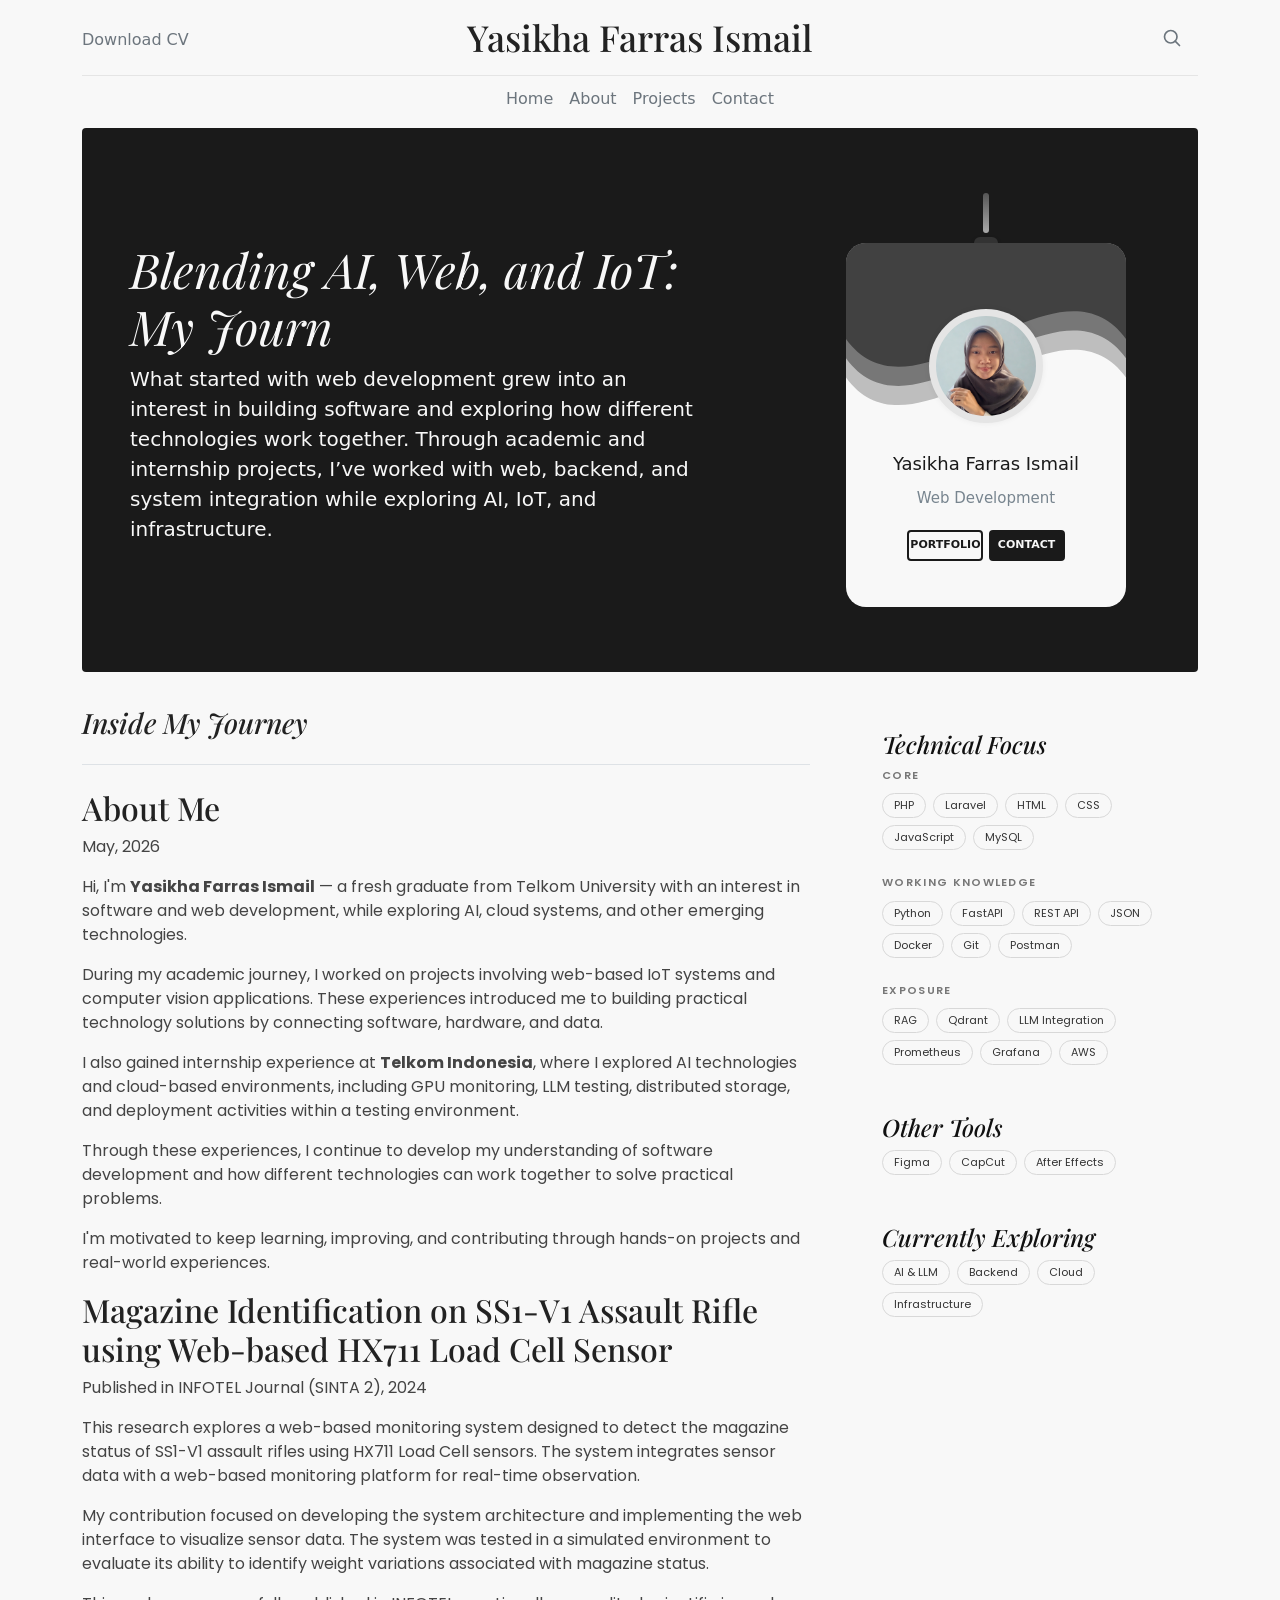
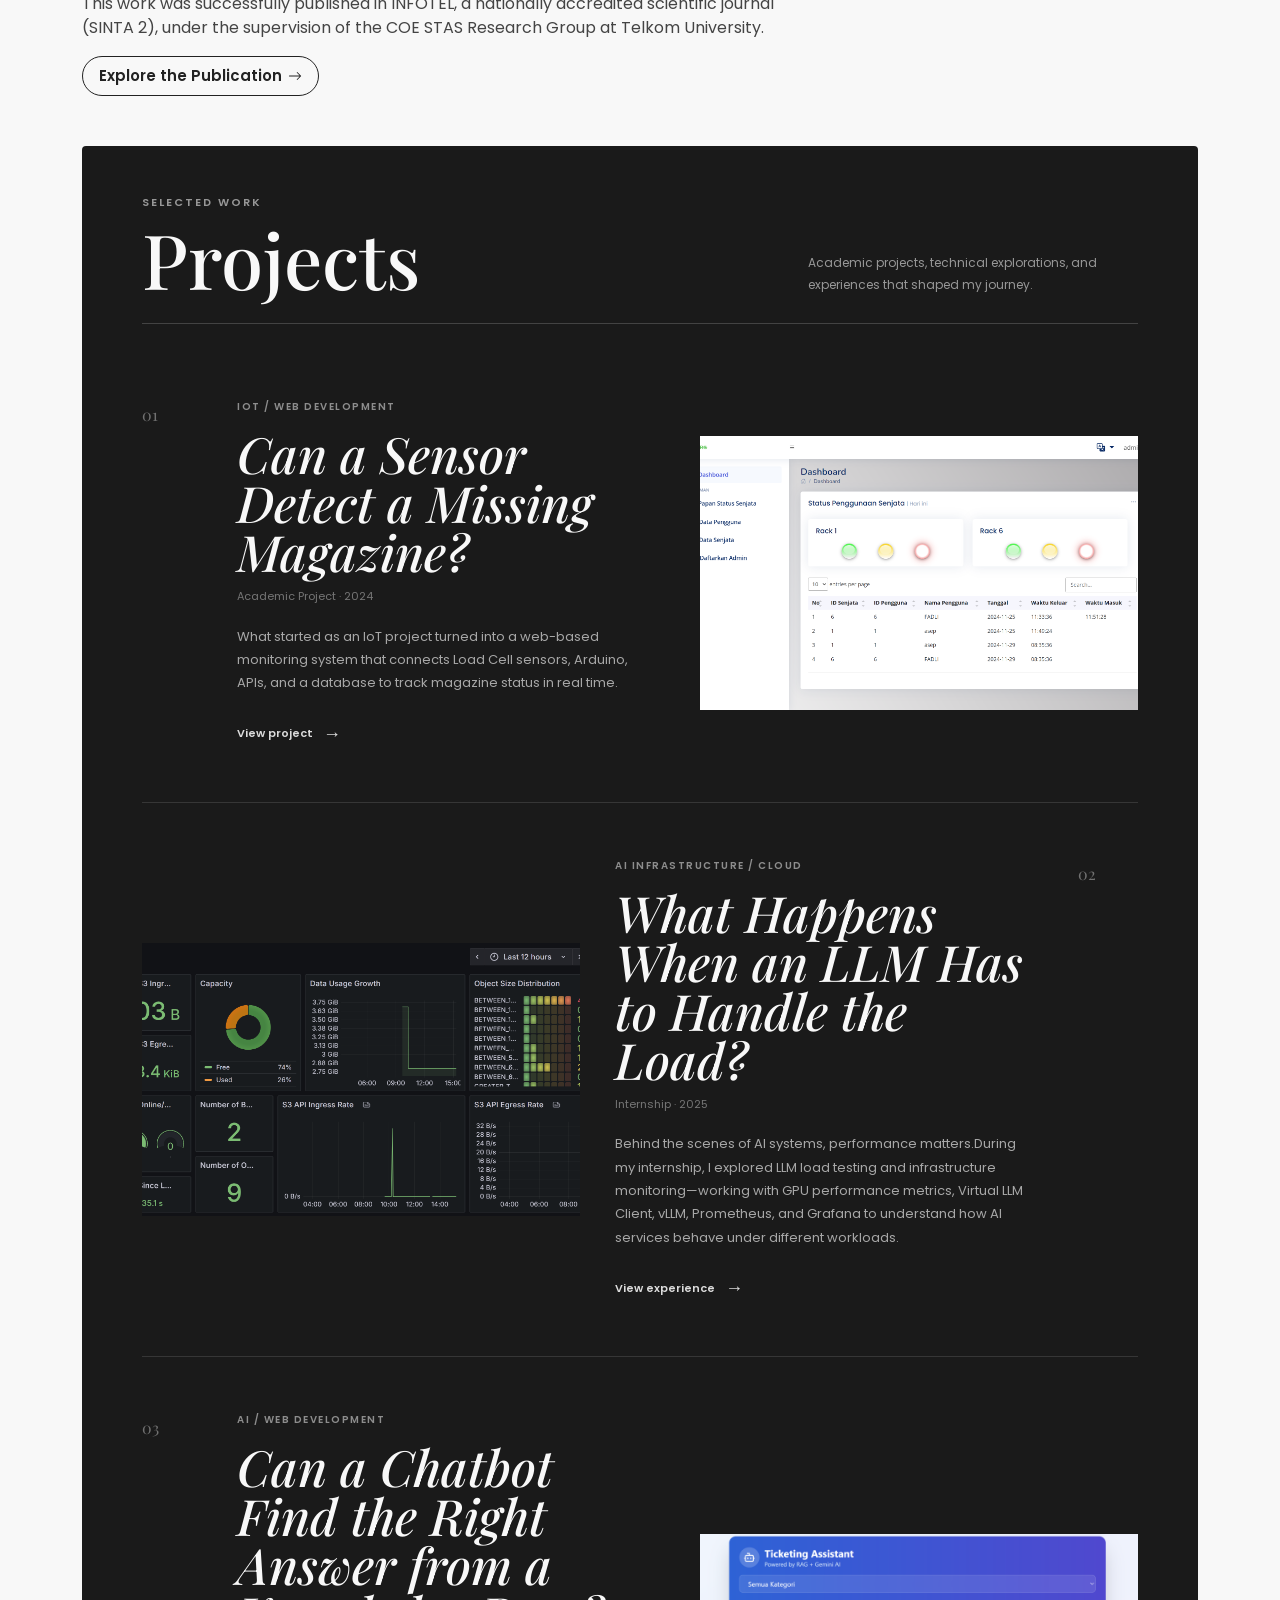
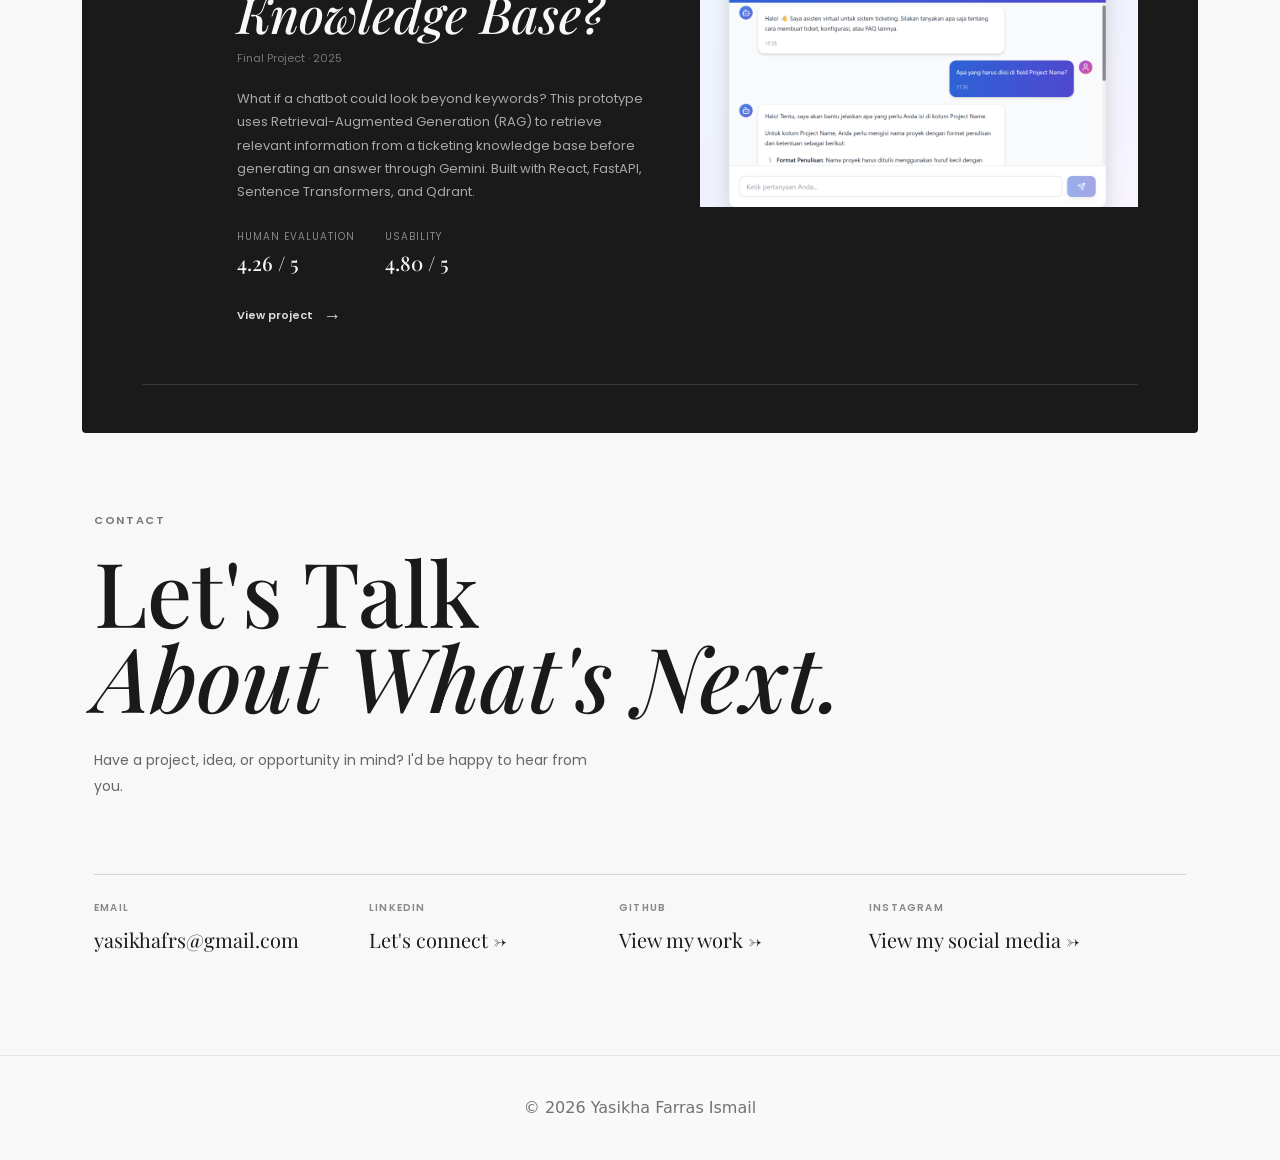
<file: index.html>
<!doctype html>
<html lang="en">
  <head>
    <meta charset="utf-8" />
    <meta name="viewport" content="width=device-width, initial-scale=1" />
    <meta
      name="description"
      content="Portfolio of Yasikha Farras Ismail — exploring software development, web technologies, AI, IoT, and infrastructure."
    />
    <meta name="author" content="Yasikha Farras Ismail" />
    <title>Portfolio Yasikha</title>

    <!-- Bootstrap core CSS -->
    <link href="assets/dist/css/bootstrap.min.css" rel="stylesheet" />

    <!-- Custom styles for this template -->
    <link
      href="https://fonts.googleapis.com/css?family=Playfair&#43;Display:700,900&amp;display=swap"
      rel="stylesheet"
    />

    <link
      href="https://fonts.googleapis.com/css2?family=Poppins:wght@400;600&display=swap"
      rel="stylesheet"
    />

    <link
      rel="stylesheet"
      href="https://cdnjs.cloudflare.com/ajax/libs/font-awesome/6.5.0/css/all.min.css"
    />

    <!-- Custom styles for this template -->
    <link href="assets/css/style.css" rel="stylesheet" />
  </head>

  <body>
    <div class="container">
      <header class="blog-header py-3" id="home">
        <div class="row flex-nowrap justify-content-between align-items-center">
          <div class="col-4 pt-1">
            <a
              class="link-secondary text-decoration-none"
              href="assets/cv/CV ATS yasikha - General Software.pdf"
              target="_blank"
              >Download CV</a
            >
          </div>
          <div class="col-4 text-center">
            <h1 class="blog-header-logo txt-dark m-0">Yasikha Farras Ismail</h1>
          </div>
          <div class="col-4 d-flex justify-content-end align-items-center">
            <a class="link-secondary" href="#" aria-label="Search">
              <svg
                xmlns="http://www.w3.org/2000/svg"
                width="20"
                height="20"
                fill="none"
                stroke="currentColor"
                stroke-linecap="round"
                stroke-linejoin="round"
                stroke-width="2"
                class="mx-3"
                role="img"
                viewBox="0 0 24 24"
              >
                <title>Search</title>
                <circle cx="10.5" cy="10.5" r="7.5" />
                <path d="M21 21l-5.2-5.2" />
              </svg>
            </a>
          </div>
        </div>
      </header>

      <div class="nav-scroller py-1 mb-2">
        <nav class="nav d-flex justify-content-center">
          <a class="p-2 link-secondary text-decoration-none" href="#home"
            >Home</a
          >
          <a class="p-2 link-secondary text-decoration-none" href="#about"
            >About</a
          >
          <a class="p-2 link-secondary text-decoration-none" href="#projects"
            >Projects</a
          >
          <a class="p-2 link-secondary text-decoration-none" href="#contact"
            >Contact</a
          >
        </nav>
      </div>
    </div>

    <main class="container reveal">
      <!-- Home -->
      <section class="p-4 p-md-5 mb-4 txt-light rounded bg-home hero-home">
        <div class="row align-items-center">
          <div class="col-md-7">
            <h1 class="display-4 fst-italic">
              Blending AI, Web, and IoT: My Journey into Real-World Tech
              Projects
            </h1>
            <p class="lead reveal">
              What started with web development grew into an interest in
              building software and exploring how different technologies work
              together. Through academic and internship projects, I’ve worked
              with web, backend, and system integration while exploring AI, IoT,
              and infrastructure.
            </p>
          </div>

          <div class="col-md-5 d-flex justify-content-end lanyard-column">
            <div class="lanyard-wrapper">
              <div class="lanyard-strap"></div>
              <div class="lanyard-clip"></div>

              <div class="uiverse-card">
                <div class="card__img">
                  <svg
                    xmlns="http://www.w3.org/2000/svg"
                    viewBox="0 0 600 200"
                    preserveAspectRatio="none"
                    width="100%"
                    height="100%"
                  >
                    <path
                      d="M0,100 C150,200 450,0 600,100 L600,0 L0,0 Z"
                      fill="#1a1a1a"
                    />
                    <path
                      d="M0,120 C150,220 450,20 600,120 L600,0 L0,0 Z"
                      fill="#333333"
                      opacity="0.6"
                    />
                    <path
                      d="M0,140 C150,240 450,40 600,140 L600,0 L0,0 Z"
                      fill="#666666"
                      opacity="0.4"
                    />
                  </svg>
                </div>

                <div class="card__avatar">
                  <div class="avatar-bg"></div>
                  <img
                    src="assets/img/avatar.jpg"
                    alt="Avatar"
                    class="avatar-img"
                  />
                </div>

                <div class="card__title">Yasikha Farras Ismail</div>
                <div class="card__subtitle">Web Development</div>

                <div class="card__wrapper">
                  <button class="card__btn">Portfolio</button>
                  <a href="#contact" class="card__btn card__btn-solid">Contact</a>
                </div>
              </div>
            </div>
          </div>
        </div>
      </section>

      <!-- About -->
      <section id="about" class="about-section row g-5 reveal">
        <div class="col-md-8">
          <h3 class="pb-4 mb-4 fst-italic border-bottom txt-dark">
            Inside My Journey
          </h3>

          <!-- About Me -->
          <article class="blog-post long-txt">
            <h2 class="blog-post-title txt-dark">About Me</h2>
            <p class="blog-post-meta">May, 2026</p>

            <blockquote>
              <p>
                Hi, I'm
                <strong>Yasikha Farras Ismail</strong> — a fresh graduate from
                Telkom University with an interest in software and web
                development, while exploring AI, cloud systems, and other
                emerging technologies.
              </p>
            </blockquote>

            <p>
              During my academic journey, I worked on projects involving
              web-based IoT systems and computer vision applications. These
              experiences introduced me to building practical technology
              solutions by connecting software, hardware, and data.
            </p>

            <p>
              I also gained internship experience at
              <strong>Telkom Indonesia</strong>, where I explored AI
              technologies and cloud-based environments, including GPU
              monitoring, LLM testing, distributed storage, and deployment
              activities within a testing environment.
            </p>

            <p>
              Through these experiences, I continue to develop my understanding
              of software development and how different technologies can work
              together to solve practical problems.
            </p>

            <p>
              I'm motivated to keep learning, improving, and contributing
              through hands-on projects and real-world experiences.
            </p>
          </article>

          <!-- Publication -->
          <article class="blog-post long-txt">
            <h2 class="blog-post-title txt-dark">
              Magazine Identification on SS1-V1 Assault Rifle using Web-based
              HX711 Load Cell Sensor
            </h2>

            <p class="blog-post-meta">
              Published in INFOTEL Journal (SINTA 2), 2024
            </p>

            <p>
              This research explores a web-based monitoring system designed to
              detect the magazine status of SS1-V1 assault rifles using HX711
              Load Cell sensors. The system integrates sensor data with a
              web-based monitoring platform for real-time observation.
            </p>

            <p>
              My contribution focused on developing the system architecture and
              implementing the web interface to visualize sensor data. The
              system was tested in a simulated environment to evaluate its
              ability to identify weight variations associated with magazine
              status.
            </p>

            <p>
              This work was successfully published in INFOTEL, a nationally
              accredited scientific journal (SINTA 2), under the supervision of
              the COE STAS Research Group at Telkom University.
            </p>

            <a
              href="https://ejournal.ittelkom-pwt.ac.id/index.php/infotel/article/view/1173"
              target="_blank"
              rel="noopener noreferrer"
              class="uiverse-btn-link"
            >
              Explore the Publication

              <svg
                class="arrow"
                xmlns="http://www.w3.org/2000/svg"
                width="14"
                height="14"
                fill="currentColor"
                viewBox="0 0 16 16"
              >
                <path
                  fill-rule="evenodd"
                  d="M1 8a.5.5 0 0 1 .5-.5h11.793l-3.147-3.146a.5.5 0 1 1 .708-.708l4 4a.5.5 0 0 1 0 .708l-4 4a.5.5 0 1 1-.708-.708L13.293 8.5H1.5A.5.5 0 0 1 1 8z"
                />
              </svg>
            </a>
          </article>
        </div>

        <!-- Sidebar -->
        <div class="col-md-4">
          <div class="position-sticky about-sidebar">
            <!-- Technical Focus -->
            <div class="p-4">
              <h4 class="fst-italic">Technical Focus</h4>

              <div class="skill-group mb-4">
                <small class="skill-label">Core</small>

                <div class="skill-tags">
                  <span>PHP</span>
                  <span>Laravel</span>
                  <span>HTML</span>
                  <span>CSS</span>
                  <span>JavaScript</span>
                  <span>MySQL</span>
                </div>
              </div>

              <div class="skill-group mb-4">
                <small class="skill-label">Working Knowledge</small>

                <div class="skill-tags">
                  <span>Python</span>
                  <span>FastAPI</span>
                  <span>REST API</span>
                  <span>JSON</span>
                  <span>Docker</span>
                  <span>Git</span>
                  <span>Postman</span>
                </div>
              </div>

              <div class="skill-group">
                <small class="skill-label">Exposure</small>

                <div class="skill-tags">
                  <span>RAG</span>
                  <span>Qdrant</span>
                  <span>LLM Integration</span>
                  <span>Prometheus</span>
                  <span>Grafana</span>
                  <span>AWS</span>
                </div>
              </div>
            </div>

            <!-- Other Tools -->
            <div class="p-4">
              <h4 class="fst-italic">Other Tools</h4>

              <div class="skill-tags">
                <span>Figma</span>
                <span>CapCut</span>
                <span>After Effects</span>
              </div>
            </div>

            <div class="p-4">
              <h4 class="fst-italic">Currently Exploring</h4>

              <div class="skill-tags">
                <span>AI & LLM</span>
                <span>Backend</span>
                <span>Cloud</span>
                <span>Infrastructure</span>
              </div>
            </div>
          </div>
        </div>
      </section>

      <!-- Projects -->
      <section
        class="projects-editorial p-4 p-md-5 mb-4 rounded bg-home reveal"
        id="projects"
      >
        <div class="container">
          <!-- Section Header -->
          <div class="projects-header">
            <div>
              <span class="projects-label">SELECTED WORK</span>
              <h2>Projects</h2>
            </div>

            <p>
              Academic projects, technical explorations, and experiences that
              shaped my journey.
            </p>
          </div>

          <!-- Project 01 -->
          <a href="./Automation Weapon Rack/index.html" class="project-editorial-item">
            <div class="project-number">01</div>

            <div class="project-info">
              <span class="project-category"> IOT / WEB DEVELOPMENT </span>

              <h3 class="fst-italic">
                Can a Sensor Detect a Missing Magazine?
              </h3>

              <span class="project-meta"> Academic Project · 2024 </span>

              <p>
                What started as an IoT project turned into a web-based
                monitoring system that connects Load Cell sensors, Arduino,
                APIs, and a database to track magazine status in real time.
              </p>

              <span class="project-action"> View project <span>→</span> </span>
            </div>

            <div class="project-visual">
              <img
                src="assets/img/card1.png"
                alt="Automation Weapon Rack project"
              />
            </div>
          </a>

          <!-- Project 02 -->
          <a href="./ai-infrastructure/index.html" class="project-editorial-item reverse">
            <div class="project-number">02</div>

            <div class="project-info">
              <span class="project-category"> AI INFRASTRUCTURE / CLOUD</span>

              <h3 class="fst-italic">
                What Happens When an LLM Has to Handle the Load?
              </h3>

              <span class="project-meta"> Internship · 2025 </span>

              <p>
                Behind the scenes of AI systems, performance matters.During my
                internship, I explored LLM load testing and infrastructure
                monitoring—working with GPU performance metrics, Virtual LLM
                Client, vLLM, Prometheus, and Grafana to understand how AI
                services behave under different workloads.
              </p>

              <span class="project-action">
                View experience <span>→</span>
              </span>
            </div>

            <div class="project-visual">
              <img
                src="assets/img/card2.png"
                alt="AI Infrastructure project"
              />
            </div>
          </a>

          <!-- Project 03 -->
          <a href="./rag-chatbot/index.html" class="project-editorial-item">
            <div class="project-number">03</div>

            <div class="project-info">
              <span class="project-category"> AI / WEB DEVELOPMENT </span>

              <h3 class="fst-italic">
                Can a Chatbot Find the Right Answer from a Knowledge Base?
              </h3>

              <span class="project-meta"> Final Project · 2025 </span>

              <p>
                What if a chatbot could look beyond keywords? This prototype
                uses Retrieval-Augmented Generation (RAG) to retrieve relevant
                information from a ticketing knowledge base before generating an
                answer through Gemini. Built with React, FastAPI, Sentence
                Transformers, and Qdrant.
              </p>

              <div class="project-result">
                <div>
                  <small>Human Evaluation</small>
                  <strong>4.26 / 5</strong>
                </div>

                <div>
                  <small>Usability</small>
                  <strong>4.80 / 5</strong>
                </div>
              </div>

              <span class="project-action"> View project <span>→</span> </span>
            </div>

            <div class="project-visual">
              <img src="assets/img/card3.png" alt="RAG Chatbot project" />
            </div>
          </a>
        </div>
      </section>

      <!-- Contact -->
      <section id="contact" class="contact-section reveal">
        <div class="container">
          <div class="contact-header">
            <span class="contact-label">CONTACT</span>

            <h2>
              Let's Talk<br />
              <span>About What's Next.</span>
            </h2>

            <p>
              Have a project, idea, or opportunity in mind? I'd be happy to hear
              from you.
            </p>
          </div>

          <div class="contact-content">
            <div class="contact-item">
              <small>Email</small>
              <a href="https://mail.google.com/mail/?view=cm&fs=1&to=yasikhafrs@gmail.com"
              target="_blank"
              rel="noopener noreferrer"> 
              yasikhafrs@gmail.com 
            </a>
            </div>

            <div class="contact-item">
              <small>LinkedIn</small>
              <a
                href="https://www.linkedin.com/in/yasikha-farras-ismail/"
                target="_blank"
                rel="noopener noreferrer"
              >
                Let's connect →
              </a>
            </div>

            <div class="contact-item">
              <small>GitHub</small>
              <a
                href="https://github.com/ysafarrasi"
                target="_blank"
                rel="noopener noreferrer"
              >
                View my work →
              </a>
            </div>

            <div class="contact-item">
              <small>Instagram</small>
              <a
                href="https://instagram.com/yasikharrahsy"
                target="_blank"
                rel="noopener noreferrer"
              >
                View my social media →
              </a>
            </div>

           
        </div>
      </section>
    </main>

    <footer class="blog-footer">
      <p>© 2026 Yasikha Farras Ismail</p>
    </footer>

    <button class="uiverse-btn" id="toTopBtn">
      <svg class="svgIcon" viewBox="0 0 384 512">
        <path
          d="M214.6 41.4c-12.5-12.5-32.8-12.5-45.3 0l-160 160c-12.5 12.5-12.5 32.8 0 45.3s32.8 12.5 45.3 0L160 141.2V448c0 17.7 14.3 32 32 32s32-14.3 32-32V141.2L329.4 246.6c12.5 12.5 32.8 12.5 45.3 0s12.5-32.8 0-45.3l-160-160z"
        ></path>
      </svg>
    </button>

    <script src="main.js"></script>
  </body>
</html>
</file>
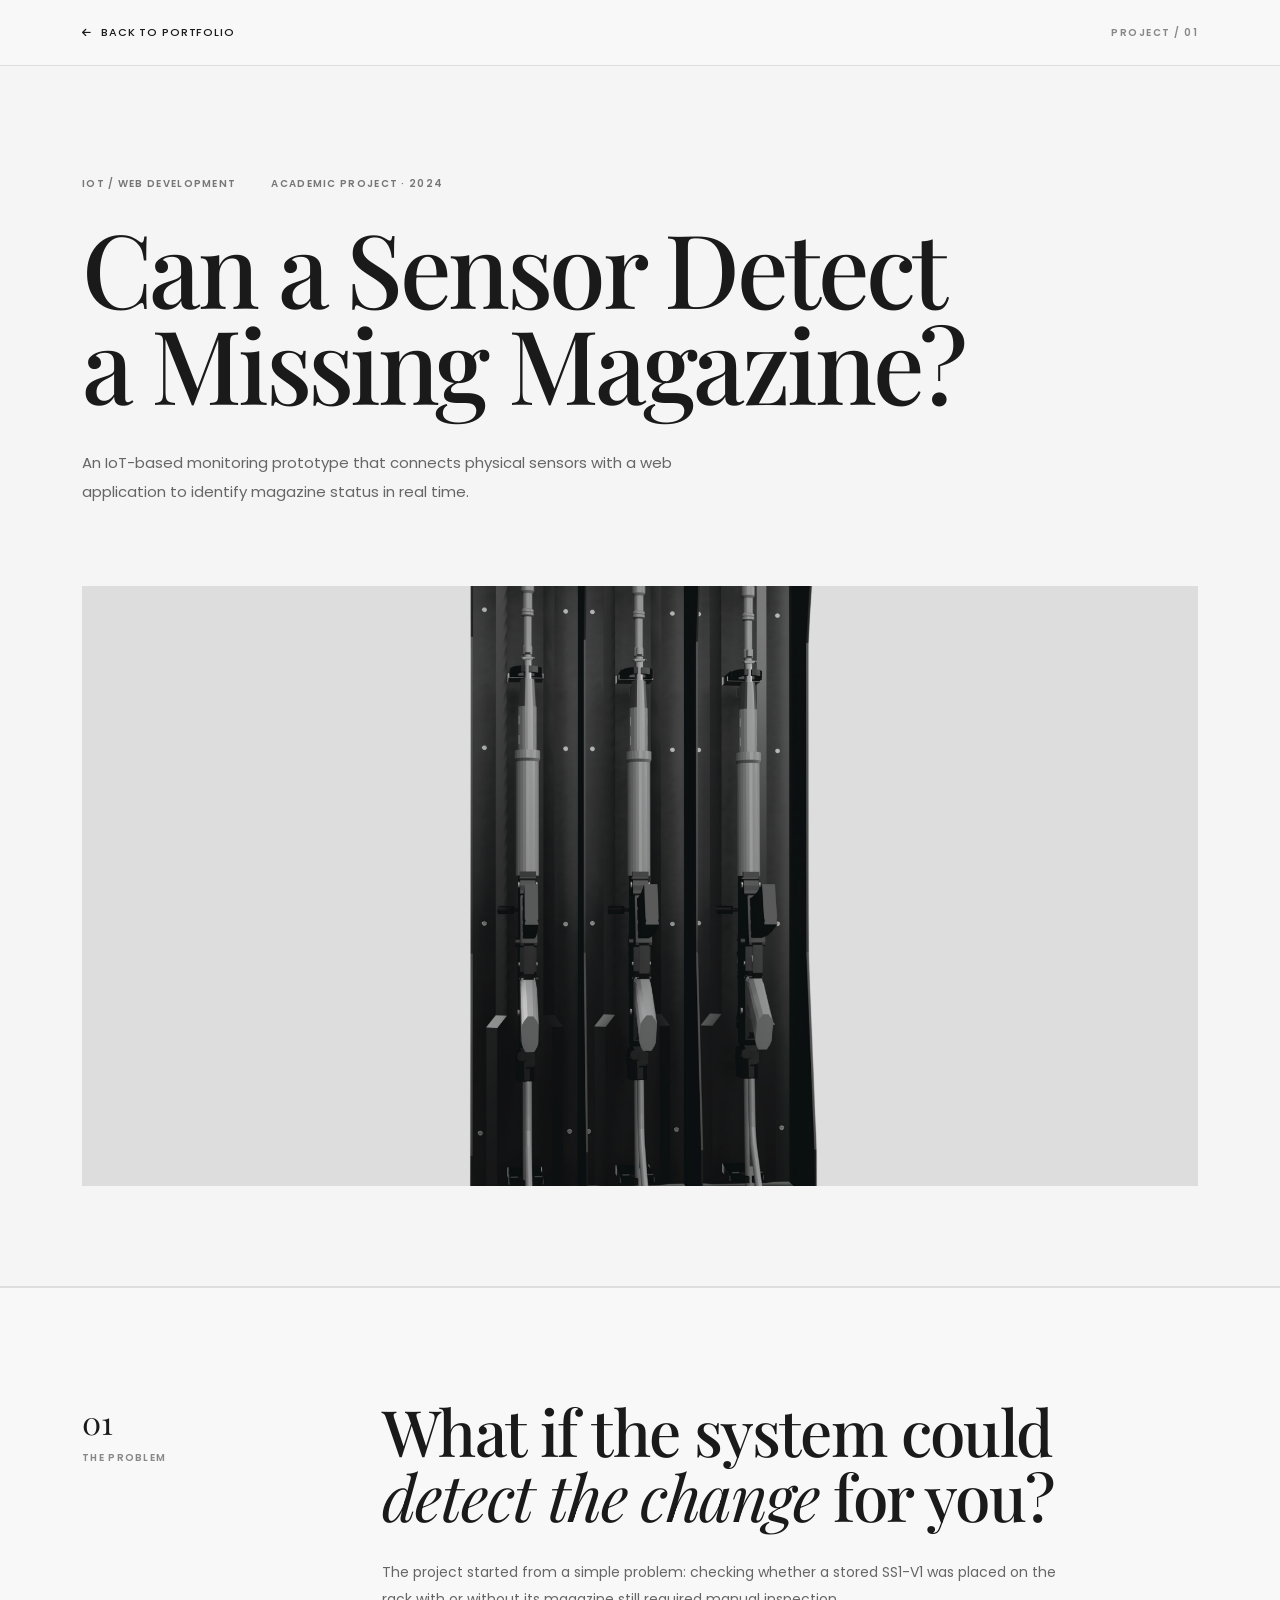
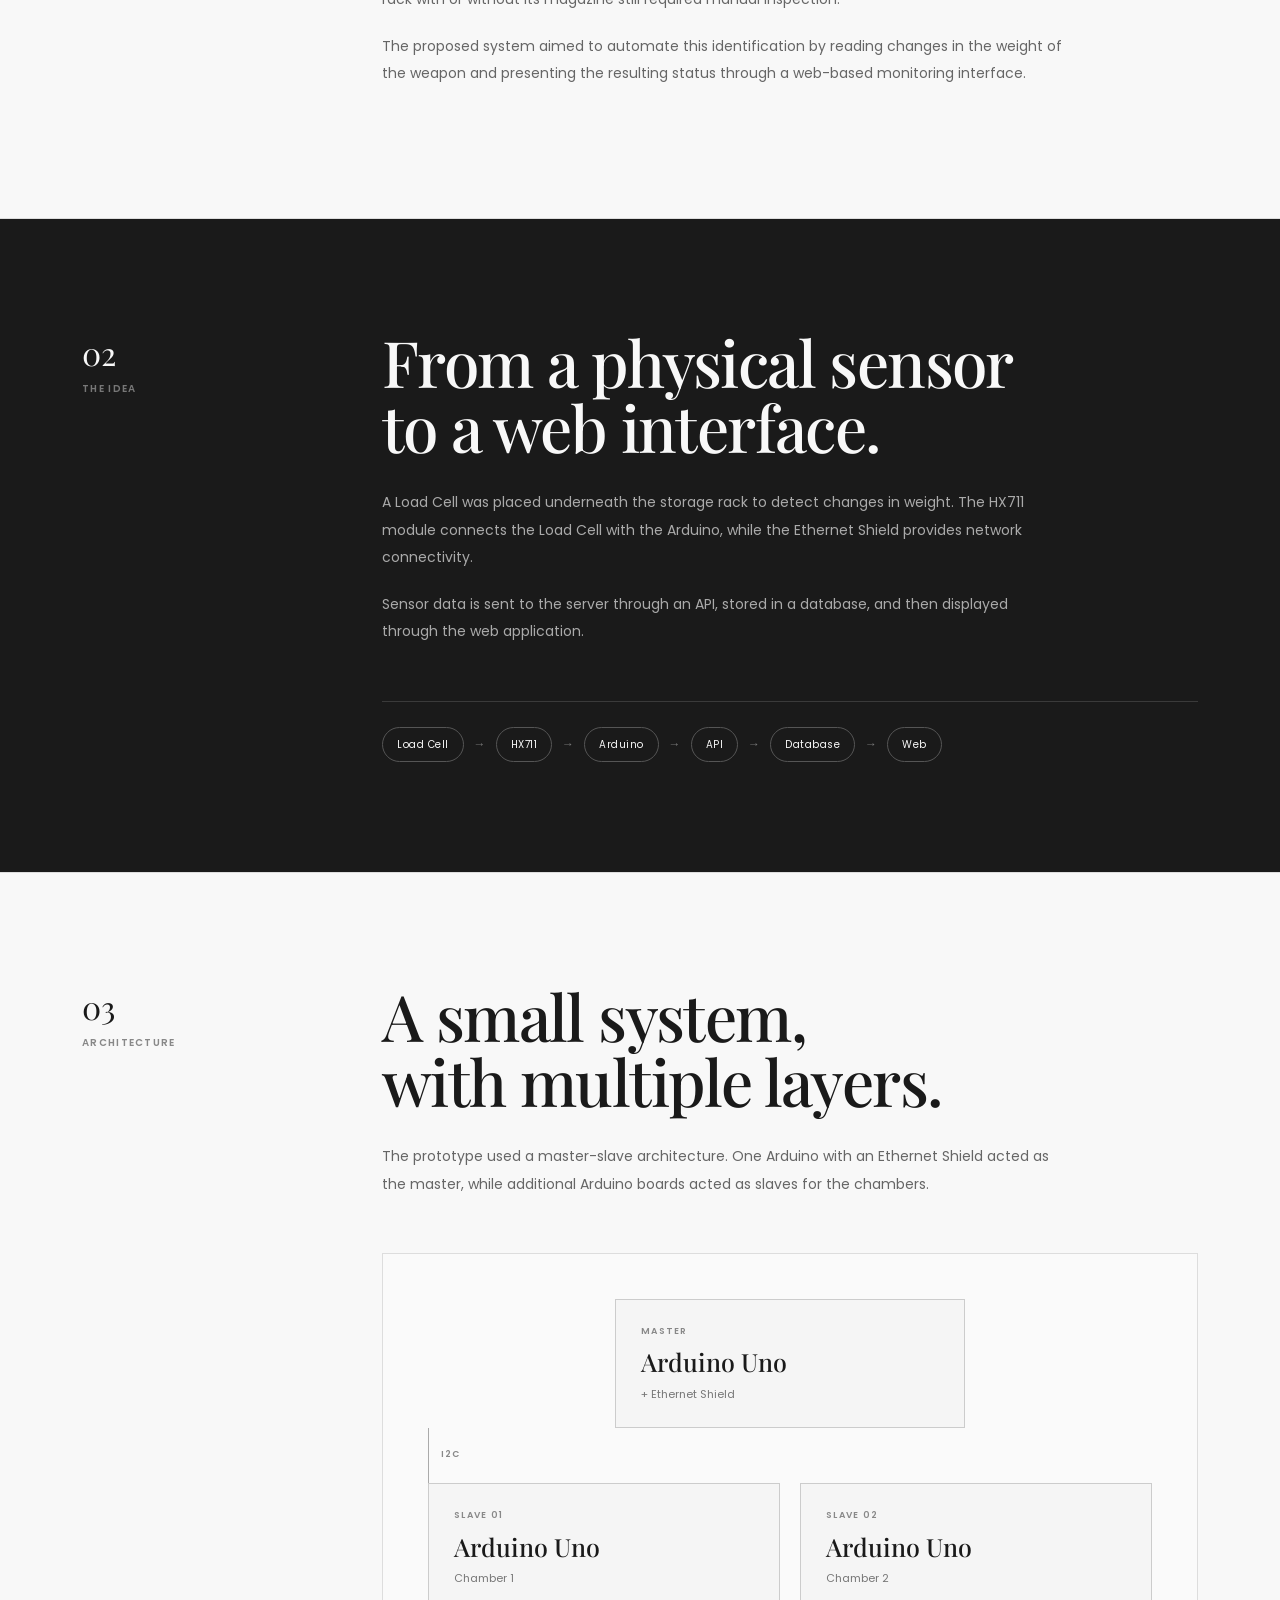
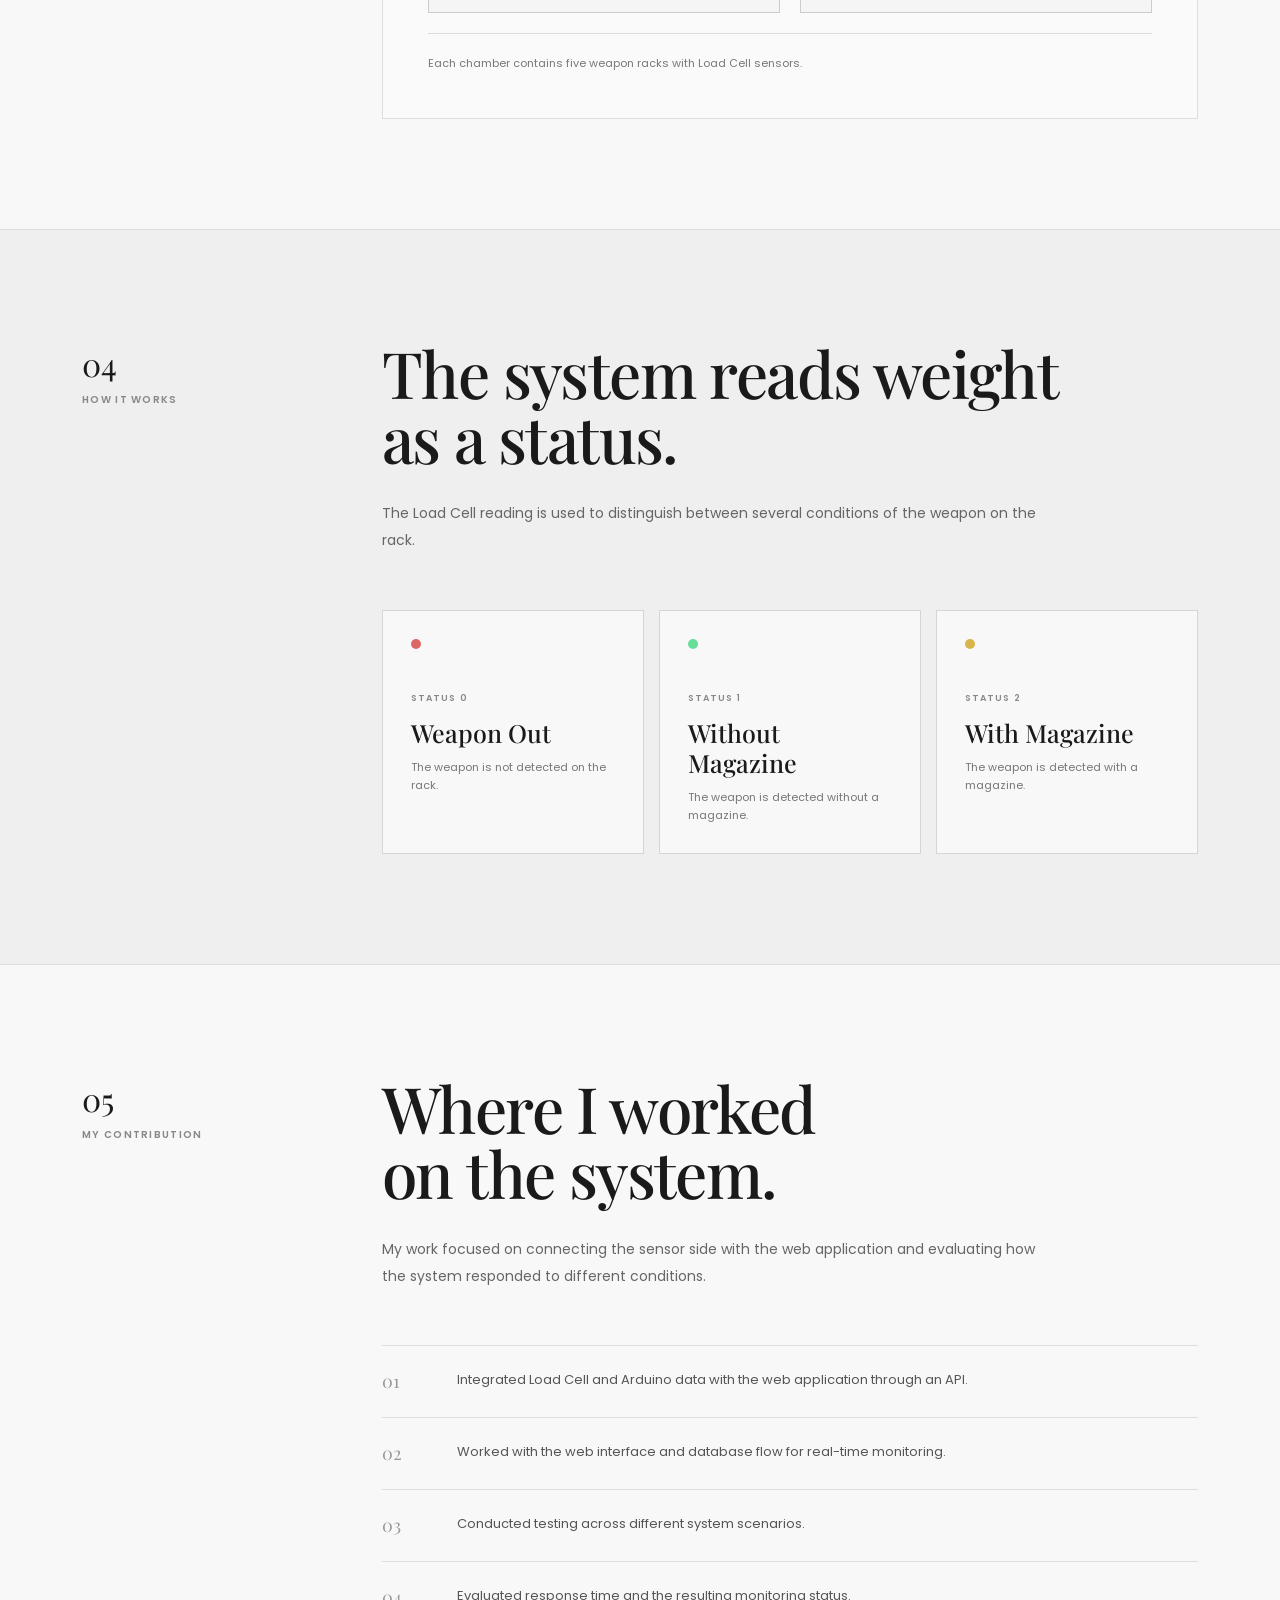
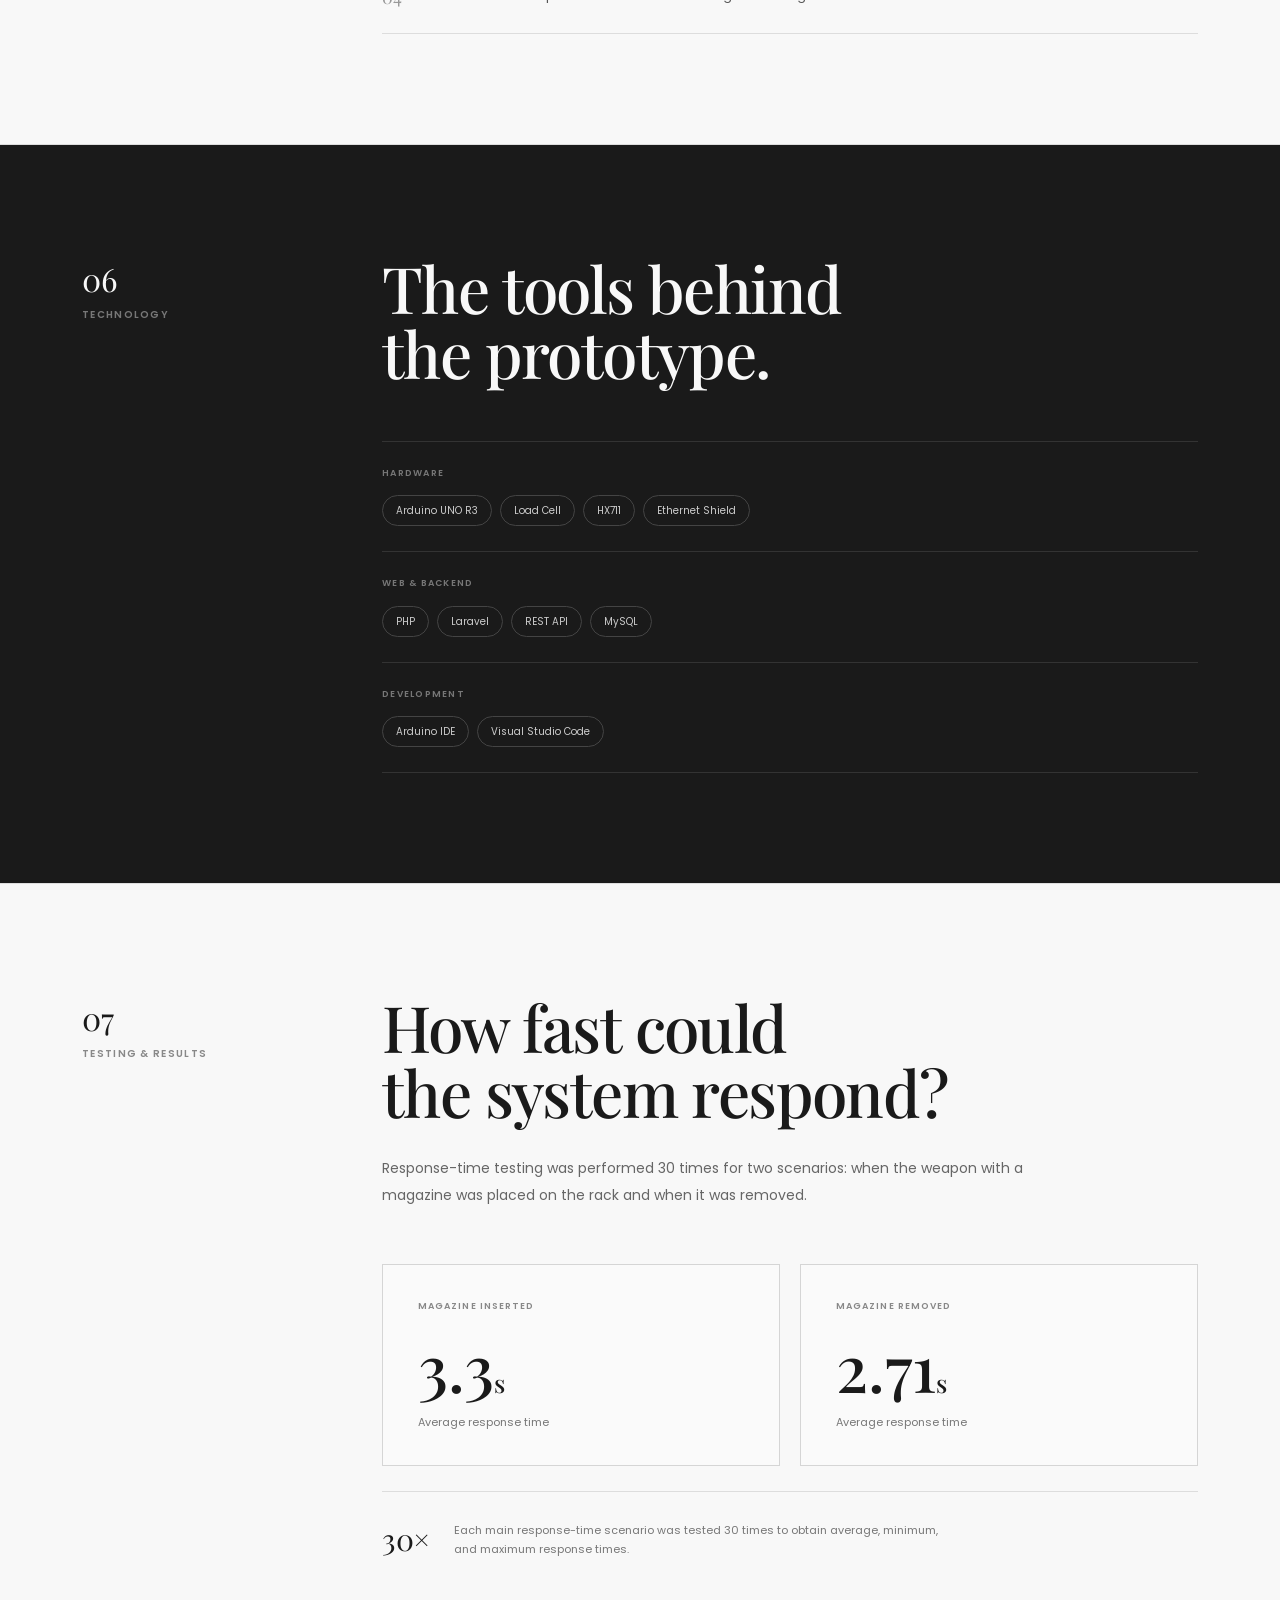
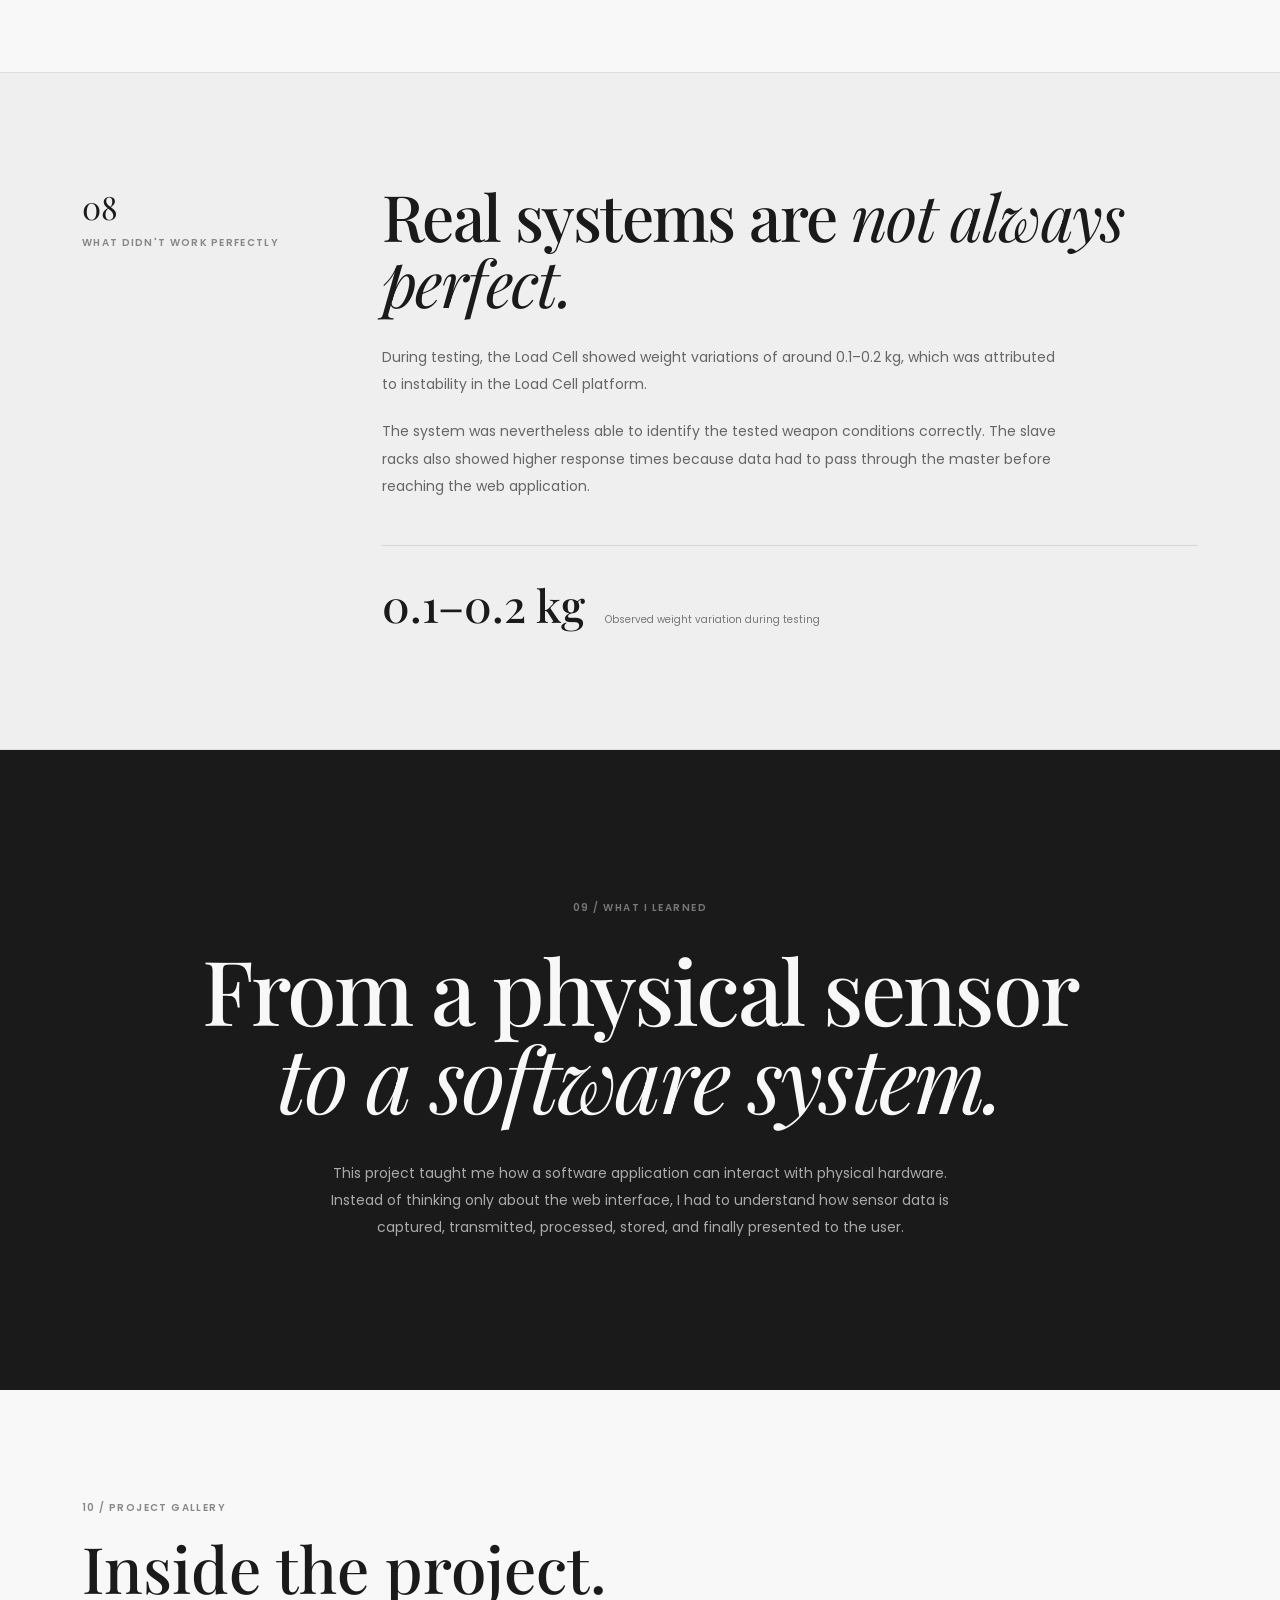
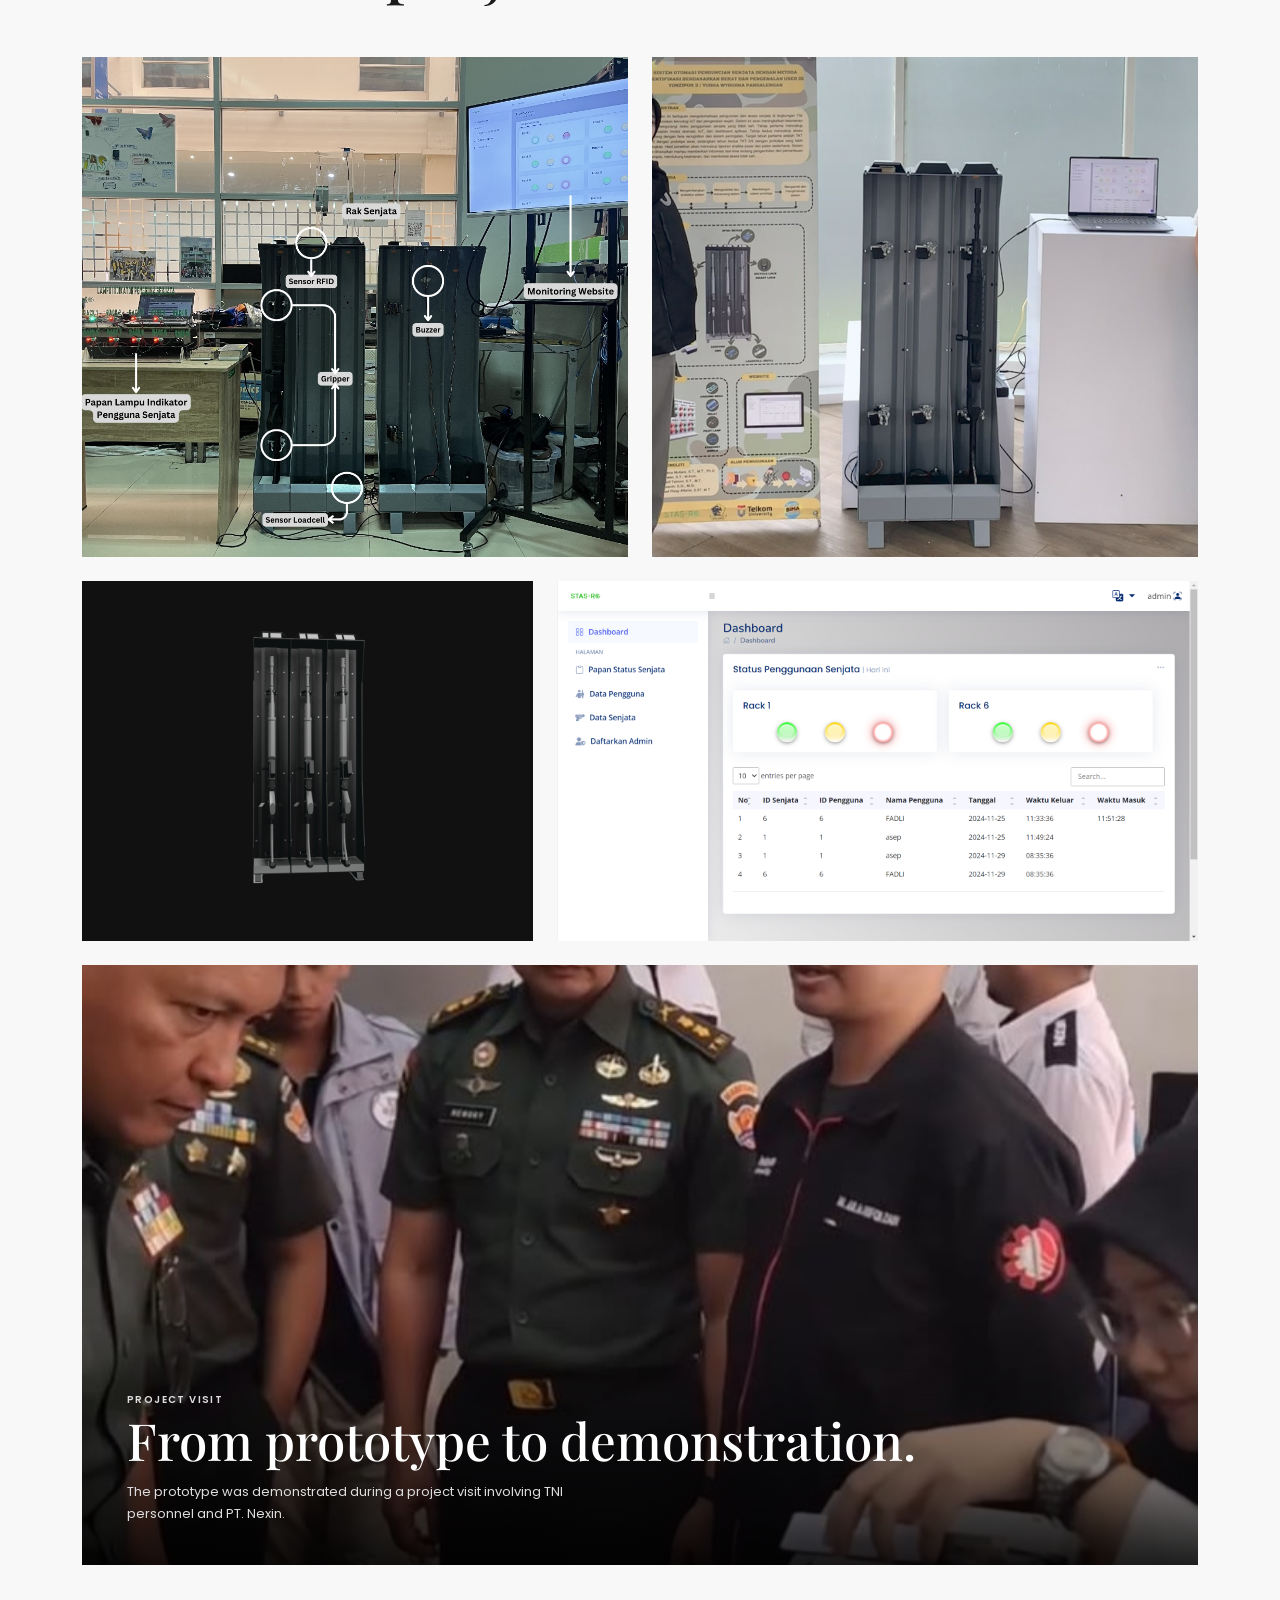
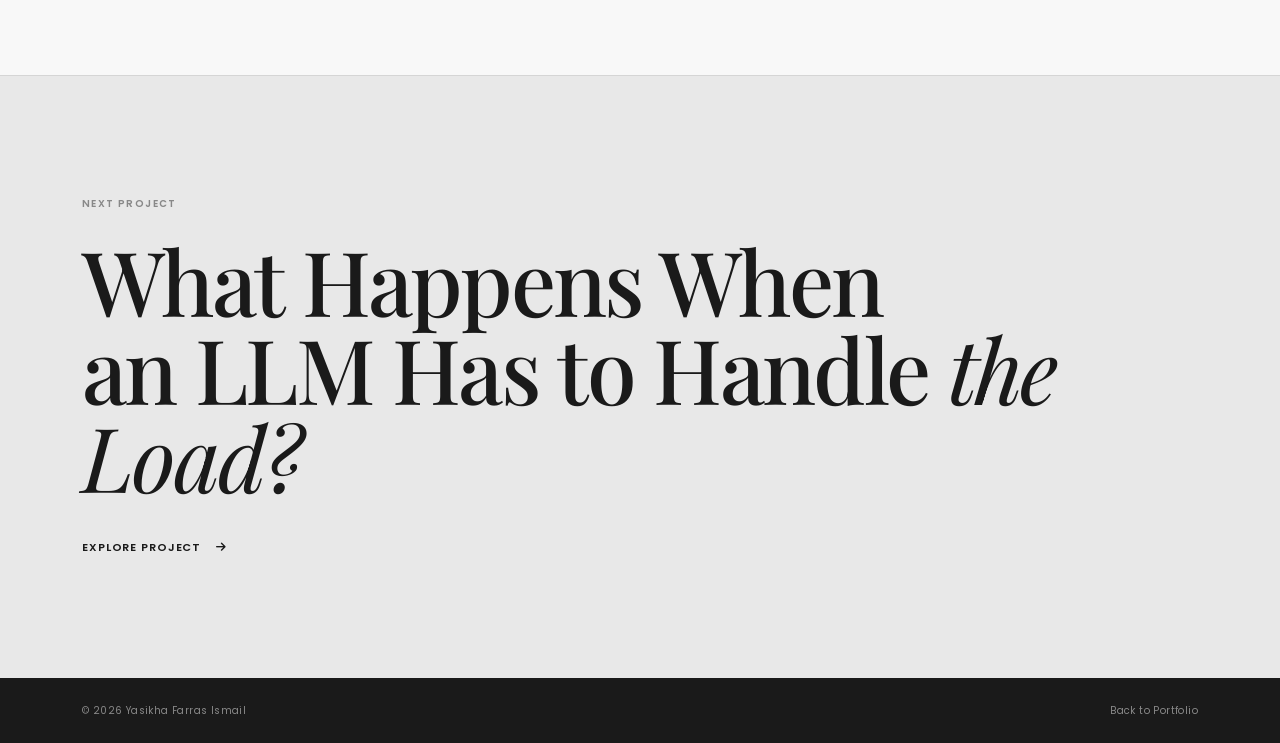
<file: Automation Weapon Rack/index.html>
<!doctype html>
<html lang="en">
  <head>
    <meta charset="UTF-8" />
    <meta name="viewport" content="width=device-width, initial-scale=1.0" />

    <title>
      Can a Sensor Detect a Missing Magazine? — Yasikha Farras Ismail
    </title>

    <!-- Google Fonts -->
    <link rel="preconnect" href="https://fonts.googleapis.com" />
    <link rel="preconnect" href="https://fonts.gstatic.com" crossorigin />
    <link
      href="https://fonts.googleapis.com/css2?family=Playfair+Display:ital,wght@0,400;0,500;0,600;1,400;1,500&family=Poppins:wght@300;400;500;600&display=swap"
      rel="stylesheet"
    />

    <!-- Bootstrap -->
    <link
      href="https://cdn.jsdelivr.net/npm/bootstrap@5.3.3/dist/css/bootstrap.min.css"
      rel="stylesheet"
    />

    <!-- Font Awesome -->
    <link
      rel="stylesheet"
      href="https://cdnjs.cloudflare.com/ajax/libs/font-awesome/6.5.2/css/all.min.css"
    />

    <!-- Project CSS -->
    <link rel="stylesheet" href="../assets/css/AWR.css" />
  </head>

  <body>
    <!-- =========================
         HEADER
    ========================== -->
    <header class="project-header">
      <div class="container">
        <div class="header-inner">
          <a href="../index.html" class="back-link">
            <i class="fa-solid fa-arrow-left"></i>
            Back to Portfolio
          </a>

          <span class="header-project-label"> PROJECT / 01 </span>
        </div>
      </div>
    </header>

    <!-- =========================
         HERO
    ========================== -->
    <main>
      <section class="project-hero">
        <div class="container">
          <div class="hero-meta reveal-project">
            <span>IoT / Web Development</span>
            <span>Academic Project · 2024</span>
          </div>

          <h1 class="project-title reveal-project">
            Can a Sensor Detect
            <br />
            a Missing Magazine?
          </h1>

          <p class="project-intro reveal-project">
            An IoT-based monitoring prototype that connects physical sensors
            with a web application to identify magazine status in real time.
          </p>

          <div class="hero-image reveal-project">
            <img
              src="../assets/img/AWR/Storage AWR V1.png"
              alt="IoT monitoring system prototype"
            />
          </div>
        </div>
      </section>

      <!-- =========================
           THE PROBLEM
      ========================== -->
      <section class="case-section">
        <div class="container">
          <div class="case-grid">
            <div class="section-label">
              <span>01</span>
              <p>The Problem</p>
            </div>

            <div class="case-content">
              <h2>
                What if the system could
                <em>detect the change</em>
                for you?
              </h2>

              <p>
                The project started from a simple problem: checking whether a
                stored SS1-V1 was placed on the rack with or without its
                magazine still required manual inspection.
              </p>

              <p>
                The proposed system aimed to automate this identification by
                reading changes in the weight of the weapon and presenting the
                resulting status through a web-based monitoring interface.
              </p>
            </div>
          </div>
        </div>
      </section>

      <!-- =========================
           THE IDEA
      ========================== -->
      <section class="case-section case-section-dark">
        <div class="container">
          <div class="case-grid">
            <div class="section-label light">
              <span>02</span>
              <p>The Idea</p>
            </div>

            <div class="case-content light">
              <h2>
                From a physical sensor
                <br />
                to a web interface.
              </h2>

              <p>
                A Load Cell was placed underneath the storage rack to detect
                changes in weight. The HX711 module connects the Load Cell with
                the Arduino, while the Ethernet Shield provides network
                connectivity.
              </p>

              <p>
                Sensor data is sent to the server through an API, stored in a
                database, and then displayed through the web application.
              </p>

              <div class="tech-flow">
                <div>Load Cell</div>
                <span>→</span>
                <div>HX711</div>
                <span>→</span>
                <div>Arduino</div>
                <span>→</span>
                <div>API</div>
                <span>→</span>
                <div>Database</div>
                <span>→</span>
                <div>Web</div>
              </div>
            </div>
          </div>
        </div>
      </section>

      <!-- =========================
           ARCHITECTURE
      ========================== -->
      <section class="case-section">
        <div class="container">
          <div class="case-grid">
            <div class="section-label">
              <span>03</span>
              <p>Architecture</p>
            </div>

            <div class="case-content">
              <h2>
                A small system,
                <br />
                with multiple layers.
              </h2>

              <p>
                The prototype used a master-slave architecture. One Arduino with
                an Ethernet Shield acted as the master, while additional Arduino
                boards acted as slaves for the chambers.
              </p>

              <div class="architecture">
                <div class="architecture-box main-box">
                  <small>MASTER</small>
                  <strong>Arduino Uno</strong>
                  <span>+ Ethernet Shield</span>
                </div>

                <div class="architecture-line">
                  <span>I2C</span>
                </div>

                <div class="architecture-slaves">
                  <div class="architecture-box">
                    <small>SLAVE 01</small>
                    <strong>Arduino Uno</strong>
                    <span>Chamber 1</span>
                  </div>

                  <div class="architecture-box">
                    <small>SLAVE 02</small>
                    <strong>Arduino Uno</strong>
                    <span>Chamber 2</span>
                  </div>
                </div>

                <div class="architecture-note">
                  Each chamber contains five weapon racks with Load Cell
                  sensors.
                </div>
              </div>
            </div>
          </div>
        </div>
      </section>

      <!-- =========================
           HOW IT WORKS
      ========================== -->
      <section class="case-section case-section-soft">
        <div class="container">
          <div class="case-grid">
            <div class="section-label">
              <span>04</span>
              <p>How It Works</p>
            </div>

            <div class="case-content">
              <h2>
                The system reads weight
                <br />
                as a status.
              </h2>

              <p>
                The Load Cell reading is used to distinguish between several
                conditions of the weapon on the rack.
              </p>

              <div class="status-grid">
                <div class="status-card status-red">
                  <span class="status-indicator"></span>
                  <small>STATUS 0</small>
                  <h3>Weapon Out</h3>
                  <p>The weapon is not detected on the rack.</p>
                </div>

                <div class="status-card status-green">
                  <span class="status-indicator"></span>
                  <small>STATUS 1</small>
                  <h3>Without Magazine</h3>
                  <p>The weapon is detected without a magazine.</p>
                </div>

                <div class="status-card status-yellow">
                  <span class="status-indicator"></span>
                  <small>STATUS 2</small>
                  <h3>With Magazine</h3>
                  <p>The weapon is detected with a magazine.</p>
                </div>
              </div>
            </div>
          </div>
        </div>
      </section>

      <!-- =========================
           MY CONTRIBUTION
      ========================== -->
      <section class="case-section">
        <div class="container">
          <div class="case-grid">
            <div class="section-label">
              <span>05</span>
              <p>My Contribution</p>
            </div>

            <div class="case-content">
              <h2>
                Where I worked
                <br />
                on the system.
              </h2>

              <p>
                My work focused on connecting the sensor side with the web
                application and evaluating how the system responded to different
                conditions.
              </p>

              <div class="contribution-list">
                <div>
                  <span>01</span>
                  <p>
                    Integrated Load Cell and Arduino data with the web
                    application through an API.
                  </p>
                </div>

                <div>
                  <span>02</span>
                  <p>
                    Worked with the web interface and database flow for
                    real-time monitoring.
                  </p>
                </div>

                <div>
                  <span>03</span>
                  <p>Conducted testing across different system scenarios.</p>
                </div>

                <div>
                  <span>04</span>
                  <p>
                    Evaluated response time and the resulting monitoring status.
                  </p>
                </div>
              </div>
            </div>
          </div>
        </div>
      </section>

      <!-- =========================
           TECHNOLOGY
      ========================== -->
      <section class="case-section case-section-dark">
        <div class="container">
          <div class="case-grid">
            <div class="section-label light">
              <span>06</span>
              <p>Technology</p>
            </div>

            <div class="case-content light">
              <h2>
                The tools behind
                <br />
                the prototype.
              </h2>

              <div class="technology-groups">
                <div class="technology-group">
                  <small>Hardware</small>

                  <div class="technology-tags">
                    <span>Arduino UNO R3</span>
                    <span>Load Cell</span>
                    <span>HX711</span>
                    <span>Ethernet Shield</span>
                  </div>
                </div>

                <div class="technology-group">
                  <small>Web & Backend</small>

                  <div class="technology-tags">
                    <span>PHP</span>
                    <span>Laravel</span>
                    <span>REST API</span>
                    <span>MySQL</span>
                  </div>
                </div>

                <div class="technology-group">
                  <small>Development</small>

                  <div class="technology-tags">
                    <span>Arduino IDE</span>
                    <span>Visual Studio Code</span>
                  </div>
                </div>
              </div>
            </div>
          </div>
        </div>
      </section>

      <!-- =========================
           RESULTS
      ========================== -->
      <section class="case-section">
        <div class="container">
          <div class="case-grid">
            <div class="section-label">
              <span>07</span>
              <p>Testing & Results</p>
            </div>

            <div class="case-content">
              <h2>
                How fast could
                <br />
                the system respond?
              </h2>

              <p>
                Response-time testing was performed 30 times for two scenarios:
                when the weapon with a magazine was placed on the rack and when
                it was removed.
              </p>

              <div class="result-grid">
                <div class="result-card">
                  <small>Magazine inserted</small>
                  <strong>3.3<span>s</span></strong>
                  <p>Average response time</p>
                </div>

                <div class="result-card">
                  <small>Magazine removed</small>
                  <strong>2.71<span>s</span></strong>
                  <p>Average response time</p>
                </div>
              </div>

              <div class="result-note">
                <span>30×</span>
                <p>
                  Each main response-time scenario was tested 30 times to obtain
                  average, minimum, and maximum response times.
                </p>
              </div>
            </div>
          </div>
        </div>
      </section>

      <!-- =========================
           LIMITATION
      ========================== -->
      <section class="case-section case-section-soft">
        <div class="container">
          <div class="case-grid">
            <div class="section-label">
              <span>08</span>
              <p>What Didn't Work Perfectly</p>
            </div>

            <div class="case-content">
              <h2>
                Real systems are
                <em>not always perfect.</em>
              </h2>

              <p>
                During testing, the Load Cell showed weight variations of around
                0.1–0.2 kg, which was attributed to instability in the Load Cell
                platform.
              </p>

              <p>
                The system was nevertheless able to identify the tested weapon
                conditions correctly. The slave racks also showed higher
                response times because data had to pass through the master
                before reaching the web application.
              </p>

              <div class="limitation-stat">
                <strong>0.1–0.2 kg</strong>
                <span>Observed weight variation during testing</span>
              </div>
            </div>
          </div>
        </div>
      </section>

      <!-- =========================
           WHAT I LEARNED
      ========================== -->
      <section class="case-section learning-section">
        <div class="container">
          <div class="learning-content">
            <span class="learning-label"> 09 / WHAT I LEARNED </span>

            <h2>
              From a physical sensor
              <br />
              <em>to a software system.</em>
            </h2>

            <p>
              This project taught me how a software application can interact
              with physical hardware. Instead of thinking only about the web
              interface, I had to understand how sensor data is captured,
              transmitted, processed, stored, and finally presented to the user.
            </p>
          </div>
        </div>
      </section>

      <!-- =========================
           GALLERY
      ========================== -->
      <section class="gallery-section">
        <div class="container">
          <div class="gallery-header">
            <span>10 / PROJECT GALLERY</span>
            <h2>Inside the project.</h2>
          </div>

          <div class="row g-4">
            <!-- Prototype -->
            <div class="col-md-6">
              <div class="gallery-image large">
                <img
                  src="../assets/img/AWR/iot-prototype.jpeg"
                  alt="IoT system prototype"
                />
              </div>
            </div>

            <!-- Dashboard -->
            <div class="col-md-6">
              <div class="gallery-image dashboard">
                <img
                  src="../assets/img/AWR/BTP AWR.jpg"
                  alt="Web-based monitoring dashboard"
                />
              </div>
            </div>

            <!-- Storage -->
            <div class="col-md-5">
              <div class="gallery-image storage">
                <img
                  src="../assets/img/AWR/Storage AWR V1.png"
                  alt="Storage rack design"
                />
              </div>
            </div>

            <!-- Block Diagram -->
            <div class="col-md-7">
              <div class="gallery-image diagram">
                <img
                  src="../assets/img/card1.png"
                  alt="IoT system block diagram"
                />
              </div>
            </div>

            <!-- Project Visit -->
            <div class="col-md-12">
              <div class="gallery-image visit">
                <img
                  src="../assets/img/AWR/iot-project-visit.jpeg"
                  alt="Project demonstration during a project visit"
                />

                <div class="gallery-overlay">
                  <span>PROJECT VISIT</span>
                  <h3>From prototype to demonstration.</h3>
                  <p>
                    The prototype was demonstrated during a project visit
                    involving TNI personnel and PT. Nexin.
                  </p>
                </div>
              </div>
            </div>
          </div>
        </div>
      </section>

      <!-- =========================
           NEXT PROJECT
      ========================== -->
      <section class="next-project">
        <div class="container">
          <div class="next-project-inner">
            <span>Next Project</span>

            <a href="../ai-infrastructure/index.html">
              <h2>
                What Happens When
                <br />
                an LLM Has to Handle
                <em>the Load?</em>
              </h2>

              <div class="next-arrow">
                Explore Project
                <i class="fa-solid fa-arrow-right"></i>
              </div>
            </a>
          </div>
        </div>
      </section>
    </main>

    <!-- =========================
         FOOTER
    ========================== -->
    <footer class="project-footer">
      <div class="container">
        <div class="footer-inner">
          <span> © 2026 Yasikha Farras Ismail </span>

          <a href="../index.html"> Back to Portfolio </a>
        </div>
      </div>
    </footer>

    <script src="../main.js"></script>
  </body>
</html>
</file>
<file: assets/css/style.css>
/* =========================
   GLOBAL
========================= */

html {
  scroll-behavior: smooth;
}

body {
  background-color: #f8f8f8;
  color: #111;
}

h1,
h2,
h3,
h4,
h5,
h6 {
  font-family: "Playfair Display", "Poppins", serif;
}

/* =========================
   UTILITY
========================= */

.txt-light {
  color: #f8f8f8 !important;
}

.txt-dark {
  color: #222222 !important;
}

.long-txt {
  color: #444444;
}

.display-4 {
  font-size: 2.5rem;
}

.bg-home {
  background-color: #1a1a1a !important;
}

@media (min-width: 768px) {
  .display-4 {
    font-size: 3rem;
  }
}

/* =========================
   HEADER & NAVIGATION
========================= */

.blog-header {
  line-height: 1;
  border-bottom: 1px solid #e5e5e5;
}

.blog-header-logo {
  font-family: "Playfair Display", "Poppins", serif;
  font-size: 2.25rem;
}

.blog-header-logo:hover {
  text-decoration: none;
}

.nav-scroller {
  position: relative;
  z-index: 2;
  height: 2.75rem;
  overflow-y: hidden;
}

.nav-scroller .nav {
  display: flex;
  flex-wrap: nowrap;
  padding-bottom: 1rem;
  margin-top: -1px;
  overflow-x: auto;
  text-align: center;
  white-space: nowrap;
  -webkit-overflow-scrolling: touch;
}

/* =========================
   ANIMATION
========================= */

.reveal {
  opacity: 0;
  transform: translateY(30px);
  transition: all 0.6s ease;
}

.reveal.active {
  opacity: 1;
  transform: translateY(0);
}

@keyframes swing {
  0% {
    transform: rotate(0deg);
  }

  50% {
    transform: rotate(1.5deg);
  }

  100% {
    transform: rotate(-1.5deg);
  }
}

/* =========================
   HERO - LANYARD & CARD
========================= */
.hero-home {
  padding-top: 65px !important;
  padding-bottom: 65px !important;
}
.hero-home .row {
  width: 100%;
}

.uiverse-card {
  --main-color: #1a1a1a;
  --submain-color: #78858f;
  --bg-color: #f8f8f8;

  font-family:
    system-ui,
    -apple-system,
    BlinkMacSystemFont,
    "Segoe UI",
    Roboto,
    Oxygen,
    Ubuntu,
    Cantarell,
    "Open Sans",
    "Helvetica Neue",
    sans-serif;

  position: relative;
  width: 280px;
  height: 364px;

  display: flex;
  flex-direction: column;
  align-items: center;

  border-radius: 20px;
  background: var(--bg-color);

  margin-left: auto;
  margin-right: auto;
}

.card__img {
  width: 100%;
  height: 192px;
}

.card__img svg {
  height: 100%;
  border-radius: 20px 20px 0 0;
}

.card__avatar {
  position: absolute;
  top: calc(40% - 80px);
  left: 50%;
  width: 114px;
  height: 114px;
  display: flex;
  justify-content: center;
  align-items: center;
  transform: translateX(-50%);
}

.avatar-bg {
  position: absolute;
  width: 114px;
  height: 114px;
  border-radius: 50%;
  background-color: #e5e5e5;
  z-index: 1;
  box-shadow: 0 0 6px rgba(0, 0, 0, 0.06);
}

.avatar-img {
  width: 100px;
  height: 100px;
  border-radius: 50%;
  object-fit: cover;
  z-index: 2;
}

.avatar-img:hover {
  transform: scale(1.05);
  transition: 0.3s;
}

.card__title {
  margin-top: 15px;

  font-weight: 500;
  font-size: 18px;

  color: var(--main-color);
}

.card__subtitle {
  margin-top: 10px;
  font-weight: 400;
  font-size: 15px;
  color: var(--submain-color);
}

.card__btn {
  width: 76px;
  height: 31px;
  margin-top: 20px;
  border: 2px solid var(--main-color);
  border-radius: 4px;
  font-weight: 700;
  font-size: 11px;
  text-transform: uppercase;
  color: var(--main-color);
  background: var(--bg-color);
  transition: all 0.3s;
  display: inline-flex;
  align-items: center;
  justify-content: center;
  text-decoration: none;
}

.card__btn-solid {
  background: var(--main-color);
  color: var(--bg-color);
}

.card__btn:hover {
  background: var(--main-color);
  color: var(--bg-color);
}

.card__btn-solid:hover {
  background: var(--bg-color);
  color: var(--main-color);
}

.lanyard-wrapper {
  display: flex;
  flex-direction: column;
  align-items: center;
  animation: swing 5s ease-in-out infinite;
  transform-origin: top center;
}

.lanyard-strap {
  width: 6px;
  height: 40px;
  margin-bottom: 4px;
  background: linear-gradient(to bottom, #555, #aaa);
  border-radius: 4px;
}

.lanyard-clip {
  width: 24px;
  height: 12px;
  margin-bottom: -6px;
  background-color: #333;
  border-radius: 6px;
  box-shadow: 0 2px 4px rgba(0, 0, 0, 0.2);
}

/* =========================
   ABOUT
========================= */
.about-section {
  padding: 10px 0 50px;
  font-family: "Poppins", sans-serif;
}

.about-sidebar {
  top: 2rem;
}

.skill-label {
  display: block;

  margin-bottom: 10px;

  font-size: 11px;
  font-weight: 600;
  letter-spacing: 0.12em;
  text-transform: uppercase;

  color: #777;
}

.skill-tags {
  display: flex;
  flex-wrap: wrap;
  gap: 7px;
}

.skill-tags span {
  display: inline-block;

  padding: 6px 11px;

  border: 1px solid #d8d8d8;
  border-radius: 20px;

  background-color: #f8f8f8;

  font-family: "Poppins", sans-serif;
  font-size: 11px;
  line-height: 1;

  color: #333;

  transition:
    background-color 0.25s ease,
    color 0.25s ease,
    transform 0.25s ease;
}

.skill-tags span:hover {
  background-color: #1a1a1a;
  color: #fff;
  transform: translateY(-2px);
}

/* =========================
   PROJECTS
========================= */

.projects-editorial {
  padding: 10px 0;

  background-color: #1a1a1a;
  color: #f8f8f8;
}

.projects-header {
  display: flex;
  justify-content: space-between;
  align-items: flex-end;

  padding-bottom: 28px;
  margin-bottom: 20px;

  border-bottom: 1px solid rgba(255, 255, 255, 0.18);
}

.projects-label {
  display: block;

  margin-bottom: 12px;

  font-family: "Poppins", sans-serif;
  font-size: 11px;
  font-weight: 600;
  letter-spacing: 0.18em;

  color: rgba(255, 255, 255, 0.55);
}

.projects-header h2 {
  margin: 0;

  font-family: "Playfair Display", Georgia, serif;
  font-size: clamp(48px, 6vw, 76px);
  font-weight: 500;
  line-height: 0.95;
}

.projects-header p {
  width: 330px;
  margin: 0;

  font-family: "Poppins", sans-serif;
  font-size: 12px;
  line-height: 1.8;

  color: rgba(255, 255, 255, 0.55);
}

/* =========================
   PROJECT ITEM
========================= */

.project-editorial-item {
  position: relative;

  display: grid;
  grid-template-columns: 60px 1fr 44%;
  gap: 35px;

  align-items: center;

  padding: 55px 0;

  border-bottom: 1px solid rgba(255, 255, 255, 0.12);

  color: #f8f8f8;
  text-decoration: none;

  transition: color 0.3s ease;
}

.project-editorial-item:hover {
  color: #f8f8f8;
}

.project-number {
  align-self: start;

  padding-top: 4px;

  font-family: "Playfair Display", Georgia, serif;
  font-size: 16px;

  color: rgba(255, 255, 255, 0.38);
}

.project-info {
  position: relative;
  z-index: 2;
}

.project-category {
  display: block;

  margin-bottom: 15px;

  font-family: "Poppins", sans-serif;
  font-size: 10px;
  font-weight: 600;
  letter-spacing: 0.15em;

  color: rgba(255, 255, 255, 0.5);
}

.project-info h3 {
  margin: 0 0 12px;

  font-family: "Playfair Display", Georgia, serif;
  font-size: 50px;
  font-weight: 500;
  line-height: 0.98;
}

.project-meta {
  display: block;

  margin-bottom: 20px;

  font-family: "Poppins", sans-serif;
  font-size: 11px;

  color: rgba(255, 255, 255, 0.4);
}

.project-info p {
  max-width: 420px;

  margin: 0 0 25px;

  font-family: "Poppins", sans-serif;
  font-size: 13px;
  line-height: 1.8;

  color: rgba(255, 255, 255, 0.62);
}

.project-action {
  display: inline-flex;
  align-items: center;
  gap: 10px;

  font-family: "Poppins", sans-serif;
  font-size: 11px;
  font-weight: 600;

  color: rgba(255, 255, 255, 0.85);
}

.project-action span {
  display: inline-block;

  font-size: 18px;

  transition: transform 0.3s ease;
}

.project-editorial-item:hover .project-action span {
  transform: translateX(6px);
}

/* =========================
   PROJECT IMAGE
========================= */

.project-visual {
  width: 100%;
  aspect-ratio: 16 / 10;

  overflow: hidden;

  background-color: #222;
}

.project-visual img {
  display: block;

  width: 100%;
  height: 100%;

  object-fit: cover;
  filter: grayscale(15%);

  transition:
    transform 0.7s ease,
    filter 0.7s ease;
}

.project-visual:hover img {
  transform: scale(1.02);
}

.project-editorial-item:hover .project-visual img {
  transform: scale(1.04);
  filter: grayscale(0%);
}

/* =========================
   PROJECT RESULT
========================= */

.project-result {
  display: flex;
  gap: 30px;

  margin-top: 22px;
  margin-bottom: 24px;
}

.project-result div {
  display: flex;
  flex-direction: column;
  gap: 4px;
}

.project-result small {
  font-family: "Poppins", sans-serif;
  font-size: 10px;
  text-transform: uppercase;
  letter-spacing: 0.1em;

  color: #888;
}

.project-result strong {
  font-family: "Playfair Display", serif;
  font-size: 20px;
  font-weight: 500;

  color: #f5f5f5;
}

/* =========================
   PROJECT REVERSE LAYOUT
========================= */

.project-editorial-item.reverse {
  grid-template-columns: 44% 1fr 60px;
}

.project-editorial-item.reverse .project-number {
  grid-column: 3;
  grid-row: 1;
}

.project-editorial-item.reverse .project-info {
  grid-column: 2;
  grid-row: 1;
}

.project-editorial-item.reverse .project-visual {
  grid-column: 1;
  grid-row: 1;
}

/* =========================
   PROJECT HOVER
========================= */

.project-editorial-item:hover .project-info h3 {
  text-decoration: underline;
  text-decoration-thickness: 1px;
  text-underline-offset: 7px;
}

/* =========================
   CONTACT
========================= */

.contact-section {
  padding: 50px 0 100px;
  background-color: #f8f8f8;
}

.contact-header {
  max-width: 850px;
}

.contact-label {
  display: inline-block;
  margin-bottom: 20px;
  font-family: "Poppins", sans-serif;
  font-size: 11px;
  font-weight: 600;
  letter-spacing: 0.15em;
  color: #777;
}

.contact-header h2 {
  margin: 0;
  font-family: "Playfair Display", serif;
  font-size: clamp(52px, 7vw, 92px);
  font-weight: 500;
  line-height: 0.95;
  color: #1a1a1a;
}

.contact-header h2 span {
  font-style: italic;
}

.contact-header p {
  max-width: 520px;
  margin-top: 30px;
  margin-bottom: 0;
  font-family: "Poppins", sans-serif;
  font-size: 14px;
  line-height: 1.8;
  color: #666;
}

.contact-content {
  display: flex;
  flex-wrap: wrap;
  gap: 70px;
  margin-top: 75px;
  padding-top: 25px;
  border-top: 1px solid #d5d5d5;
}

.contact-item {
  min-width: 180px;
}

.contact-item small {
  display: block;
  margin-bottom: 10px;
  font-family: "Poppins", sans-serif;
  font-size: 10px;
  font-weight: 600;
  letter-spacing: 0.12em;
  text-transform: uppercase;
  color: #888;
}

.contact-item a {
  font-family: "Playfair Display", serif;
  font-size: 20px;
  color: #1a1a1a;
  text-decoration: none;
  transition: opacity 0.25s ease;
}

.contact-item a:hover {
  opacity: 0.55;
}

/* =========================
   BUTTONS
========================= */

.uiverse-btn {
  position: fixed;
  right: 20px;
  bottom: 20px;
  z-index: 999;

  width: 50px;
  height: 50px;

  display: flex;
  align-items: center;
  justify-content: center;

  overflow: hidden;

  border: none;
  border-radius: 50%;

  background-color: rgb(20, 20, 20);

  font-family: "Poppins", sans-serif;
  font-weight: 600;

  box-shadow: 0 0 10px rgba(255, 255, 255, 0.2);

  cursor: pointer;

  transition-duration: 0.3s;
}

.uiverse-btn .svgIcon {
  width: 12px;
  transition-duration: 0.3s;
}

.uiverse-btn .svgIcon path {
  fill: white;
}

.uiverse-btn:hover {
  width: 140px;
  border-radius: 50px;
  background-color: #333;
}

.uiverse-btn:hover .svgIcon {
  transform: translateY(-200%);
}

.uiverse-btn::before {
  position: absolute;
  bottom: -20px;

  content: "Back to Top";

  color: white;
  font-size: 0;
}

.uiverse-btn:hover::before {
  bottom: unset;

  font-size: 13px;

  transition-duration: 0.3s;
}

.uiverse-btn-link {
  display: inline-flex;
  align-items: center;
  gap: 6px;

  padding: 8px 16px;

  border: 1.5px solid #222222;
  border-radius: 20px;

  background: transparent;

  color: #222222;

  font-size: 15px;
  font-weight: 600;

  text-decoration: none;

  cursor: pointer;

  box-shadow: 0 0 0 0 #1a1a1a;

  transition: all 0.3s ease-in-out;
}

.uiverse-btn-link .arrow {
  transition: transform 0.3s ease-in-out;
}

.uiverse-btn-link:hover {
  transform: translateY(-4px) translateX(-2px);
  box-shadow: 2px 5px 0 0 black;
}

.uiverse-btn-link:hover .arrow {
  transform: translateX(4px);
}

.uiverse-btn-link:active {
  transform: translateY(2px) translateX(1px);
  box-shadow: 0 0 0 0 black;
}

/* =========================
   FOOTER
========================= */

.blog-footer {
  padding: 2.5rem 0;

  color: #727272;
  text-align: center;

  background-color: #f9f9f9;
  border-top: 0.05rem solid #e5e5e5;
}

.blog-footer p:last-child {
  margin-bottom: 0;
}

/* =========================
   RESPONSIVE
========================= */

@media (max-width: 768px) {
  .lanyard-column {
    justify-content: center !important;
  }
  .projects-editorial {
    padding: 70px 0;
  }

  .projects-header {
    display: block;
  }

  .projects-header h2 {
    font-size: 52px;
  }

  .projects-header p {
    width: auto;
    margin-top: 20px;
  }

  .project-editorial-item,
  .project-editorial-item.reverse {
    display: flex;
    flex-direction: column;
    align-items: stretch;

    gap: 20px;
    padding: 45px 0;
  }

  .project-number {
    order: 1;
  }

  .project-info,
  .project-editorial-item.reverse .project-info {
    order: 2;

    grid-column: auto;
    grid-row: auto;
  }

  .project-visual,
  .project-editorial-item.reverse .project-visual {
    order: 3;

    width: 100%;

    grid-column: auto;
    grid-row: auto;
  }

  .project-editorial-item.reverse .project-number {
    grid-column: auto;
    grid-row: auto;
  }

  .project-info h3 {
    font-size: 45px;
  }

  .project-info p {
    font-size: 12px;
  }
}
</file>
<file: assets/css/AWR.css>
/* =========================================================
   IOT PROJECT PAGE
   ========================================================= */

/* =========================================================
   GLOBAL
   ========================================================= */

html {
  scroll-behavior: smooth;
}

body {
  margin: 0;
  background-color: #f8f8f8;
  color: #1a1a1a;
  font-family: "Poppins", sans-serif;
}

a {
  color: inherit;
}

img {
  display: block;
  width: 100%;
}

.project-header,
.project-hero,
.case-section,
.gallery-section,
.next-project,
.project-footer {
  position: relative;
}

/* =========================================================
   HEADER
   ========================================================= */

.project-header {
  padding: 24px 0;
  background-color: #f8f8f8;
  border-bottom: 1px solid #dedede;
}

.header-inner {
  display: flex;
  align-items: center;
  justify-content: space-between;
}

.back-link {
  display: inline-flex;
  align-items: center;
  gap: 9px;

  font-family: "Poppins", sans-serif;
  font-size: 11px;
  font-weight: 500;
  letter-spacing: 0.08em;
  text-transform: uppercase;

  text-decoration: none;
  transition: opacity 0.25s ease;
}

.back-link:hover {
  opacity: 0.5;
}

.back-link i {
  font-size: 10px;
}

.header-project-label {
  font-size: 10px;
  font-weight: 600;
  letter-spacing: 0.15em;
  color: #888;
}

/* =========================================================
   HERO
   ========================================================= */

.project-hero {
  position: relative;
  padding: 110px 0 100px;
  background-color: #f5f5f5;
  border-bottom: 1px solid #ddd;
  overflow: hidden;
}

.hero-meta {
  display: flex;
  flex-wrap: wrap;
  gap: 35px;
  margin-bottom: 28px;
}

.hero-meta span {
  font-size: 10px;
  font-weight: 600;
  letter-spacing: 0.13em;
  text-transform: uppercase;
  color: #777;
}

.project-title {
  max-width: 1050px;
  margin: 0;
  font-family: "Playfair Display", serif;
  font-size: clamp(52px, 8vw, 110px);
  line-height: 0.94;
  font-weight: 500;
  letter-spacing: -0.035em;
}

.project-intro {
  max-width: 600px;
  margin: 38px 0 0;

  font-size: 15px;
  line-height: 1.9;
  color: #666;
}

.hero-image {
  margin-top: 80px;
  overflow: hidden;
  background-color: #ddd;
}

.hero-image img {
  height: 600px;
  object-fit: cover;
}

/* =========================================================
   CASE STUDY SECTIONS
   ========================================================= */

.case-section {
  padding: 110px 0;
  border-top: 1px solid #ddd;
}

.case-section-soft {
  background-color: #efefef;
}

.case-section-dark {
  background-color: #1a1a1a;
  color: #f8f8f8;
}

.case-grid {
  display: grid;
  grid-template-columns: 220px minmax(0, 1fr);
  gap: 80px;
}

.section-label {
  padding-top: 8px;
}

.section-label span {
  display: block;

  font-family: "Playfair Display", serif;
  font-size: 32px;
  line-height: 1;
}

.section-label p {
  margin: 12px 0 0;

  font-size: 10px;
  font-weight: 600;
  letter-spacing: 0.13em;
  text-transform: uppercase;
  color: #888;
}

.section-label.light p {
  color: #777;
}

.case-content {
  max-width: 850px;
}

.case-content h2 {
  margin: 0 0 30px;

  font-family: "Playfair Display", serif;
  font-size: clamp(42px, 5vw, 70px);
  line-height: 1.02;
  font-weight: 500;
  letter-spacing: -0.025em;
}

.case-content h2 em {
  font-style: italic;
  font-weight: 400;
}

.case-content > p {
  max-width: 680px;
  margin: 0 0 20px;

  font-size: 14px;
  line-height: 1.95;
  color: #666;
}

.case-content.light > p {
  color: #aaa;
}

/* =========================================================
   TECH FLOW
   ========================================================= */

.tech-flow {
  display: flex;
  flex-wrap: wrap;
  align-items: center;
  gap: 10px;

  margin-top: 55px;
  padding-top: 25px;

  border-top: 1px solid #3a3a3a;
}

.tech-flow div {
  padding: 9px 14px;

  border: 1px solid #555;
  border-radius: 30px;

  font-size: 10px;
  letter-spacing: 0.05em;
}

.tech-flow span {
  color: #777;
  font-size: 12px;
}

/* =========================================================
   ARCHITECTURE
   ========================================================= */

.architecture {
  margin-top: 55px;
  padding: 45px;

  border: 1px solid #ddd;
  background-color: #fafafa;
}

.architecture-box {
  display: flex;
  flex-direction: column;
  gap: 5px;

  padding: 25px;

  border: 1px solid #ccc;
  background-color: #f5f5f5;
}

.architecture-box small {
  font-size: 9px;
  font-weight: 600;
  letter-spacing: 0.14em;
  color: #888;
}

.architecture-box strong {
  font-family: "Playfair Display", serif;
  font-size: 25px;
  font-weight: 500;
}

.architecture-box span {
  font-size: 11px;
  color: #777;
}

.main-box {
  max-width: 350px;
  margin: 0 auto;
}

.architecture-line {
  position: relative;

  height: 55px;
  margin: 0 auto;

  border-left: 1px solid #aaa;
}

.architecture-line span {
  position: absolute;
  left: 12px;
  top: 20px;

  font-size: 9px;
  font-weight: 600;
  letter-spacing: 0.1em;
  color: #888;
}

.architecture-slaves {
  display: grid;
  grid-template-columns: 1fr 1fr;
  gap: 20px;
}

.architecture-note {
  margin-top: 20px;
  padding-top: 20px;

  border-top: 1px solid #ddd;

  font-size: 11px;
  line-height: 1.7;
  color: #777;
}

/* =========================================================
   STATUS
   ========================================================= */

.status-grid {
  display: grid;
  grid-template-columns: repeat(3, 1fr);
  gap: 15px;

  margin-top: 55px;
}

.status-card {
  position: relative;

  min-height: 210px;
  padding: 28px;

  border: 1px solid #d5d5d5;
  background-color: #f8f8f8;
}

.status-indicator {
  display: block;

  width: 10px;
  height: 10px;

  margin-bottom: 35px;

  border-radius: 50%;
}

.status-red .status-indicator {
  background-color: #d66;
}

.status-green .status-indicator {
  background-color: #6d9;
}

.status-yellow .status-indicator {
  background-color: #d9b44a;
}

.status-card small {
  font-size: 9px;
  font-weight: 600;
  letter-spacing: 0.12em;
  color: #888;
}

.status-card h3 {
  margin: 10px 0;

  font-family: "Playfair Display", serif;
  font-size: 25px;
  font-weight: 500;
}

.status-card p {
  margin: 0;

  font-size: 11px;
  line-height: 1.7;
  color: #777;
}

/* =========================================================
   CONTRIBUTION
   ========================================================= */

.contribution-list {
  margin-top: 55px;
  border-top: 1px solid #ddd;
}

.contribution-list > div {
  display: grid;
  grid-template-columns: 55px 1fr;
  gap: 20px;

  padding: 22px 0;

  border-bottom: 1px solid #ddd;
}

.contribution-list span {
  font-family: "Playfair Display", serif;
  font-size: 18px;
  color: #999;
}

.contribution-list p {
  max-width: 600px;
  margin: 0;

  font-size: 13px;
  line-height: 1.8;
  color: #555;
}

/* =========================================================
   TECHNOLOGY
   ========================================================= */

.technology-groups {
  margin-top: 55px;
}

.technology-group {
  padding: 25px 0;
  border-top: 1px solid #333;
}

.technology-group:last-child {
  border-bottom: 1px solid #333;
}

.technology-group small {
  display: block;
  margin-bottom: 15px;

  font-size: 9px;
  font-weight: 600;
  letter-spacing: 0.14em;
  text-transform: uppercase;
  color: #777;
}

.technology-tags {
  display: flex;
  flex-wrap: wrap;
  gap: 8px;
}

.technology-tags span {
  padding: 7px 13px;

  border: 1px solid #444;
  border-radius: 20px;

  font-size: 10px;
  color: #ccc;
}

/* =========================================================
   RESULTS
   ========================================================= */

.result-grid {
  display: grid;
  grid-template-columns: 1fr 1fr;
  gap: 20px;

  margin-top: 55px;
}

.result-card {
  padding: 35px;

  border: 1px solid #d5d5d5;
  background-color: #fafafa;
}

.result-card small {
  display: block;

  margin-bottom: 20px;

  font-size: 9px;
  font-weight: 600;
  letter-spacing: 0.12em;
  text-transform: uppercase;
  color: #888;
}

.result-card strong {
  display: block;

  font-family: "Playfair Display", serif;
  font-size: 65px;
  line-height: 1;
  font-weight: 500;
}

.result-card strong span {
  font-size: 25px;
}

.result-card p {
  margin: 15px 0 0;

  font-size: 11px;
  color: #777;
}

.result-note {
  display: flex;
  align-items: center;
  gap: 25px;

  margin-top: 25px;
  padding-top: 25px;

  border-top: 1px solid #ddd;
}

.result-note span {
  font-family: "Playfair Display", serif;
  font-size: 30px;
}

.result-note p {
  max-width: 500px;
  margin: 0;

  font-size: 11px;
  line-height: 1.7;
  color: #777;
}

/* =========================================================
   LIMITATION
   ========================================================= */

.limitation-stat {
  display: flex;
  align-items: baseline;
  gap: 20px;

  margin-top: 45px;
  padding-top: 25px;

  border-top: 1px solid #d5d5d5;
}

.limitation-stat strong {
  font-family: "Playfair Display", serif;
  font-size: 45px;
  font-weight: 500;
}

.limitation-stat span {
  font-size: 10px;
  color: #777;
}

/* =========================================================
   LEARNING
   ========================================================= */

.learning-section {
  padding: 150px 0;

  background-color: #1a1a1a;
  color: #f8f8f8;
}

.learning-content {
  max-width: 900px;
  margin: 0 auto;
  text-align: center;
}

.learning-label {
  display: block;
  margin-bottom: 30px;

  font-size: 10px;
  font-weight: 600;
  letter-spacing: 0.15em;
  color: #777;
}

.learning-content h2 {
  margin: 0;

  font-family: "Playfair Display", serif;
  font-size: clamp(48px, 7vw, 90px);
  line-height: 0.98;
  font-weight: 500;
  letter-spacing: -0.03em;
}

.learning-content h2 em {
  font-weight: 400;
}

.learning-content p {
  max-width: 620px;
  margin: 40px auto 0;

  font-size: 14px;
  line-height: 1.9;
  color: #aaa;
}

/* =========================================
   PROJECT GALLERY
========================================= */

.project-gallery {
  padding: 100px 0 120px;
}

.project-gallery-header {
  max-width: 760px;
  margin-bottom: 55px;
}

.project-gallery-header h2 {
  margin: 12px 0 20px;
  font-family: "Playfair Display", serif;
  font-size: clamp(48px, 6vw, 78px);
  line-height: 0.95;
  font-weight: 500;
  color: #1a1a1a;
}

.project-gallery-header p {
  max-width: 560px;
  margin: 0;
  font-family: "Poppins", sans-serif;
  font-size: 14px;
  line-height: 1.8;
  color: #666;
}

.project-section-label {
  display: block;
  font-family: "Poppins", sans-serif;
  font-size: 10px;
  font-weight: 600;
  letter-spacing: 0.14em;
  color: #888;
}

/* Main feature */

.gallery-feature {
  margin-bottom: 90px;
}

.gallery-feature img {
  display: block;
  width: 100%;
  height: 620px;
  object-fit: cover;
}

.gallery-caption {
  padding-top: 20px;
}

.gallery-caption span {
  display: block;
  margin-bottom: 8px;
  font-family: "Poppins", sans-serif;
  font-size: 10px;
  font-weight: 600;
  letter-spacing: 0.12em;
  color: #888;
}

.gallery-caption h3 {
  margin: 0;
  font-family: "Playfair Display", serif;
  font-size: 28px;
  line-height: 1.15;
  font-weight: 500;
  color: #1a1a1a;
}

.gallery-caption p {
  max-width: 580px;
  margin: 12px 0 0;
  font-family: "Poppins", sans-serif;
  font-size: 13px;
  line-height: 1.8;
  color: #666;
}

/* Two-column visual */

.gallery-two-column {
  display: grid;
  grid-template-columns: 1.15fr 0.85fr;
  gap: 28px;
  align-items: start;
  margin-bottom: 110px;
}

.gallery-item img {
  display: block;
  width: 100%;
  height: 420px;
  object-fit: cover;
}

.gallery-item-dark {
  padding-top: 90px;
}

.gallery-item-dark img {
  height: 330px;
  object-fit: contain;
  background: #111;
}

/* Architecture */

.gallery-architecture {
  display: grid;
  grid-template-columns: 0.7fr 1.3fr;
  gap: 70px;
  align-items: center;
  margin-bottom: 110px;
  padding-top: 20px;
}

.gallery-architecture .gallery-caption {
  padding-top: 0;
}

.architecture-image {
  padding: 35px;
  background: #f3f3f3;
}

.architecture-image img {
  display: block;
  width: 100%;
  height: auto;
}

/* Project visit */

.gallery-visit {
  position: relative;
  overflow: hidden;
  background: #111;
}

.gallery-visit img {
  display: block;
  width: 100%;
  height: 650px;
  object-fit: cover;
}

.gallery-visit-overlay {
  position: absolute;
  left: 0;
  right: 0;
  bottom: 0;
  padding: 70px 55px 45px;
  background: linear-gradient(to top, rgba(0, 0, 0, 0.9), rgba(0, 0, 0, 0));
  color: #fff;
}

.gallery-visit-overlay span {
  display: block;
  margin-bottom: 8px;
  font-family: "Poppins", sans-serif;
  font-size: 10px;
  font-weight: 600;
  letter-spacing: 0.14em;
  color: #ccc;
}

.gallery-visit-overlay h3 {
  margin: 0;
  font-family: "Playfair Display", serif;
  font-size: clamp(32px, 4vw, 52px);
  line-height: 1;
  font-weight: 500;
}

.gallery-visit-overlay p {
  max-width: 500px;
  margin: 15px 0 0;
  font-family: "Poppins", sans-serif;
  font-size: 13px;
  line-height: 1.7;
  color: #ddd;
}

/* Responsive */

@media (max-width: 768px) {
  .project-gallery {
    padding: 70px 0 80px;
  }

  .gallery-feature {
    margin-bottom: 60px;
  }

  .gallery-feature img {
    height: 400px;
  }

  .gallery-two-column {
    grid-template-columns: 1fr;
    gap: 45px;
    margin-bottom: 70px;
  }

  .gallery-item-dark {
    padding-top: 0;
  }

  .gallery-item img,
  .gallery-item-dark img {
    height: 330px;
  }

  .gallery-architecture {
    grid-template-columns: 1fr;
    gap: 35px;
    margin-bottom: 70px;
  }

  .architecture-image {
    padding: 20px;
  }

  .gallery-visit img {
    height: 520px;
  }

  .gallery-visit-overlay {
    padding: 60px 25px 30px;
  }
}

/* =========================================================
   GALLERY
   ========================================================= */

.gallery-section {
  padding: 110px 0;
}

.gallery-header {
  margin-bottom: 50px;
}

.gallery-header span {
  display: block;
  margin-bottom: 15px;
  font-size: 10px;
  font-weight: 600;
  letter-spacing: 0.14em;
  color: #888;
}

.gallery-header h2 {
  margin: 0;
  font-family: "Playfair Display", serif;
  font-size: clamp(40px, 5vw, 65px);
  font-weight: 500;
}

/* Gallery images */

.gallery-image {
  position: relative;
  overflow: hidden;
  background-color: #eee;
}

.gallery-image img {
  display: block;
  width: 100%;
  height: 100%;
  object-fit: cover;
  transition: transform 0.5s ease;
}

.gallery-image:hover img {
  transform: scale(1.03);
}

/* Prototype */

.gallery-image.large {
  height: 500px;
}

/* Dashboard */

.gallery-image.dashboard {
  height: 500px;
}

/* Storage */

.gallery-image.storage {
  height: 360px;
}

.gallery-image.storage img {
  object-fit: contain;
  background-color: #111;
}

/* Architecture */

.gallery-image.diagram {
  height: 360px;
}

.gallery-image.diagram img {
  object-fit: contain;
  background-color: #f2f2f2;
}

/* Project Visit */

.gallery-image.visit {
  height: 600px;
}

.gallery-image.visit img {
  object-position: center;
}

.gallery-overlay {
  position: absolute;
  left: 0;
  right: 0;
  bottom: 0;
  padding: 80px 45px 40px;
  color: #fff;
  background: linear-gradient(to top, rgba(0, 0, 0, 0.85), rgba(0, 0, 0, 0));
}

.gallery-overlay span {
  display: block;
  margin-bottom: 8px;
  font-family: "Poppins", sans-serif;
  font-size: 10px;
  font-weight: 600;
  letter-spacing: 0.14em;
  color: #ddd;
}

.gallery-overlay h3 {
  margin: 0;
  font-family: "Playfair Display", serif;
  font-size: clamp(30px, 4vw, 52px);
  line-height: 1;
  font-weight: 500;
}

.gallery-overlay p {
  max-width: 500px;
  margin: 15px 0 0;
  font-family: "Poppins", sans-serif;
  font-size: 13px;
  line-height: 1.7;
  color: #ddd;
}

/* =========================================================
   RESPONSIVE
   ========================================================= */

@media (max-width: 768px) {
  .gallery-section {
    padding: 75px 0;
  }

  .gallery-header {
    margin-bottom: 35px;
  }

  .gallery-image.large,
  .gallery-image.dashboard {
    height: 380px;
  }

  .gallery-image.storage,
  .gallery-image.diagram {
    height: 300px;
  }

  .gallery-image.visit {
    height: 500px;
  }

  .gallery-overlay {
    padding: 70px 25px 30px;
  }
}

/* =========================================================
   NEXT PROJECT
   ========================================================= */

.next-project {
  padding: 120px 0;

  background-color: #e8e8e8;
  border-top: 1px solid #d5d5d5;
}

.next-project-inner {
  max-width: 1000px;
}

.next-project-inner > span {
  display: block;
  margin-bottom: 25px;

  font-size: 10px;
  font-weight: 600;
  letter-spacing: 0.14em;
  text-transform: uppercase;
  color: #888;
}

.next-project-inner a {
  display: block;
  text-decoration: none;
}

.next-project h2 {
  margin: 0;

  font-family: "Playfair Display", serif;
  font-size: clamp(48px, 7vw, 90px);
  line-height: 0.98;
  font-weight: 500;
  letter-spacing: -0.03em;
}

.next-project h2 em {
  font-weight: 400;
}

.next-arrow {
  display: inline-flex;
  align-items: center;
  gap: 15px;

  margin-top: 40px;

  font-size: 11px;
  font-weight: 600;
  letter-spacing: 0.08em;
  text-transform: uppercase;

  transition: gap 0.25s ease;
}

.next-project a:hover .next-arrow {
  gap: 22px;
}

/* =========================================================
   FOOTER
   ========================================================= */

.project-footer {
  padding: 25px 0;

  background-color: #1a1a1a;
  color: #888;
}

.footer-inner {
  display: flex;
  align-items: center;
  justify-content: space-between;
}

.footer-inner span,
.footer-inner a {
  font-size: 10px;
  letter-spacing: 0.04em;
}

.footer-inner a {
  text-decoration: none;
  transition: color 0.25s ease;
}

.footer-inner a:hover {
  color: #fff;
}

/* =========================================================
   REVEAL
   ========================================================= */

.reveal-project {
  opacity: 0;
  transform: translateY(25px);
  transition:
    opacity 0.8s ease,
    transform 0.8s ease;
}

.reveal-project.show {
  opacity: 1;
  transform: translateY(0);
}

/* =========================================================
   RESPONSIVE
   ========================================================= */

@media (max-width: 991px) {
  .project-hero {
    padding: 80px 0;
  }

  .hero-image img {
    height: 450px;
  }

  .case-grid {
    grid-template-columns: 150px minmax(0, 1fr);
    gap: 45px;
  }

  .status-grid {
    grid-template-columns: 1fr;
  }
}

@media (max-width: 767px) {
  .project-header {
    padding: 20px 0;
  }

  .header-project-label {
    display: none;
  }

  .project-hero {
    padding: 65px 0 70px;
  }

  .hero-meta {
    gap: 10px;
    flex-direction: column;
  }

  .project-title {
    font-size: clamp(48px, 14vw, 72px);
  }

  .project-intro {
    font-size: 13px;
    line-height: 1.8;
  }

  .hero-image {
    margin-top: 50px;
  }

  .hero-image img {
    height: 330px;
  }

  .case-section {
    padding: 75px 0;
  }

  .case-grid {
    display: block;
  }

  .section-label {
    margin-bottom: 35px;
  }

  .section-label span {
    font-size: 26px;
  }

  .case-content h2 {
    font-size: 43px;
  }

  .case-content > p {
    font-size: 13px;
  }

  .tech-flow {
    gap: 7px;
    margin-top: 40px;
  }

  .tech-flow span {
    display: none;
  }

  .architecture {
    padding: 20px;
  }

  .architecture-slaves {
    grid-template-columns: 1fr;
  }

  .result-grid {
    grid-template-columns: 1fr;
    gap: 12px;
  }

  .result-card strong {
    font-size: 55px;
  }

  .result-note {
    align-items: flex-start;
  }

  .learning-section {
    padding: 100px 0;
  }

  .learning-content h2 {
    font-size: 50px;
  }

  .learning-content p {
    font-size: 13px;
  }

  .gallery-section {
    padding: 75px 0;
  }

  .gallery-image.large,
  .gallery-image.wide {
    min-height: 300px;
  }

  .next-project {
    padding: 80px 0;
  }

  .next-project h2 {
    font-size: 50px;
  }

  .footer-inner {
    flex-direction: column;
    align-items: flex-start;
    gap: 10px;
  }
}
</file>
